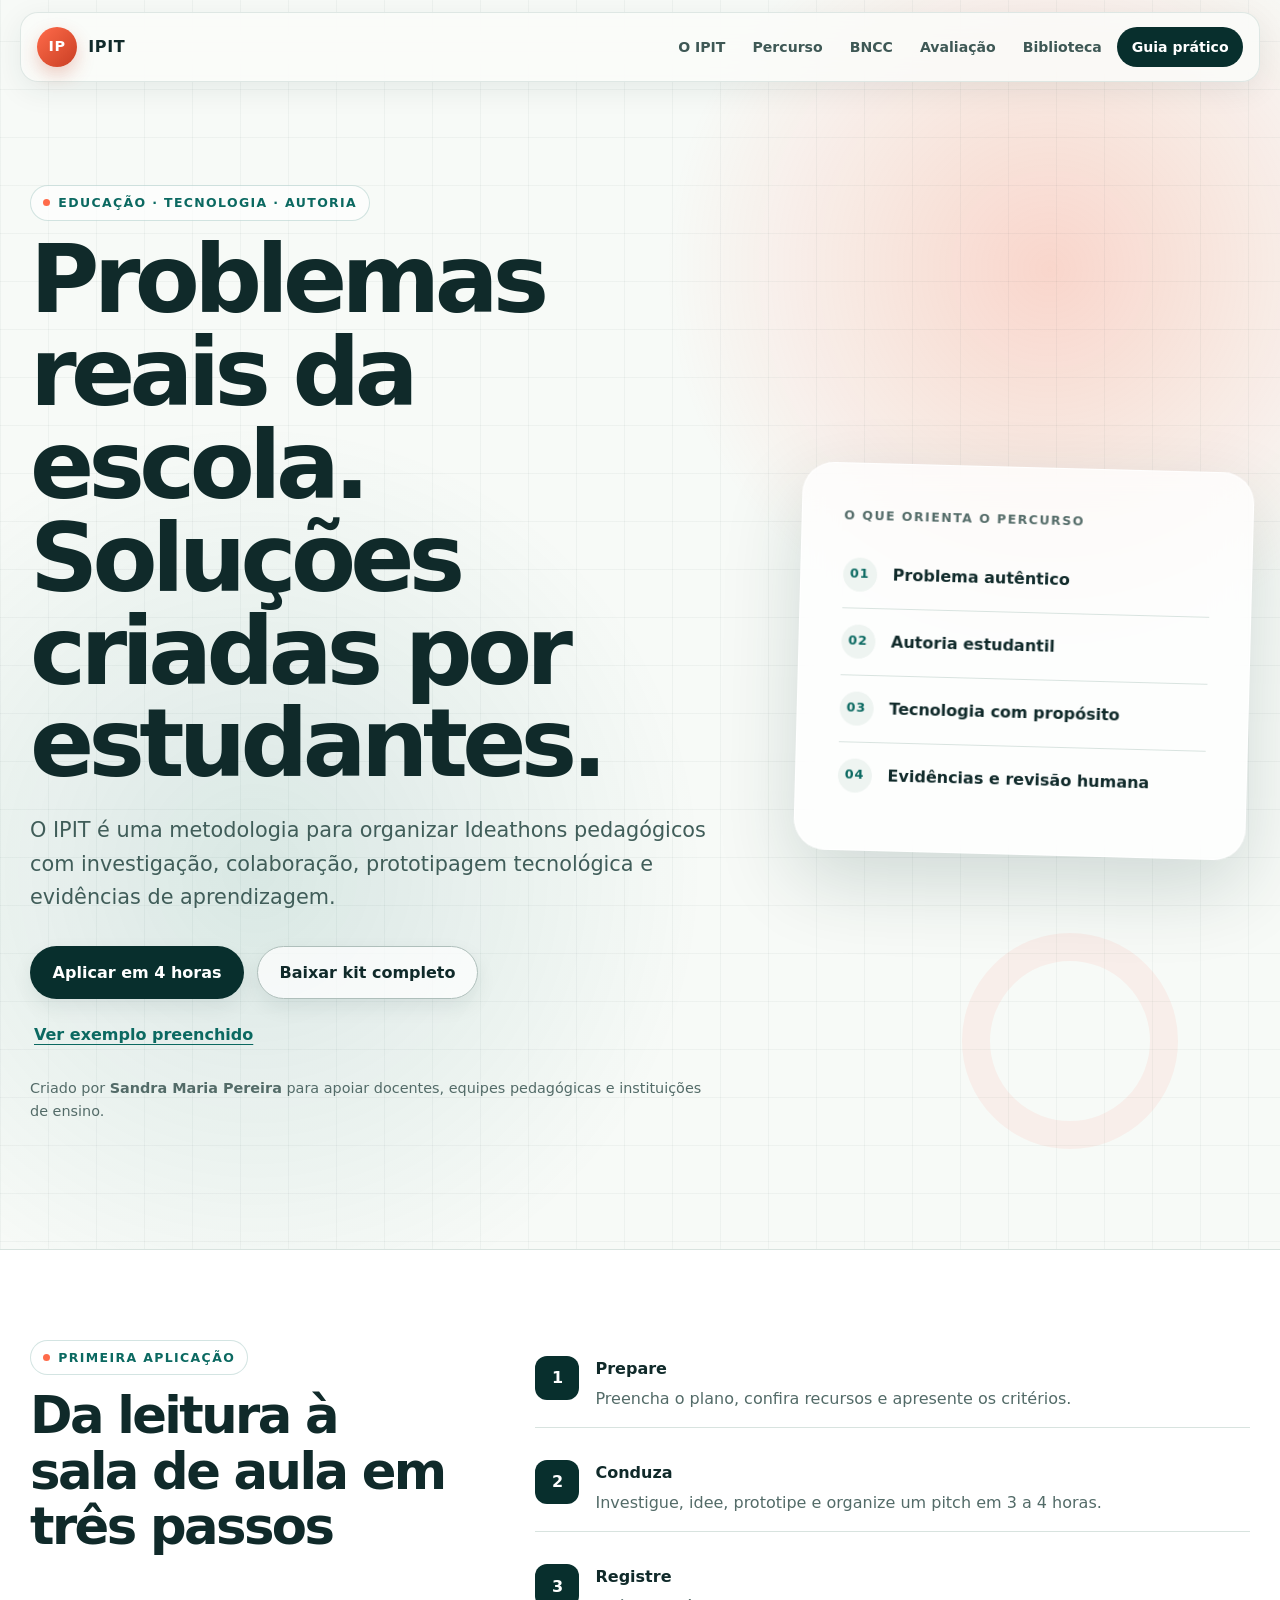
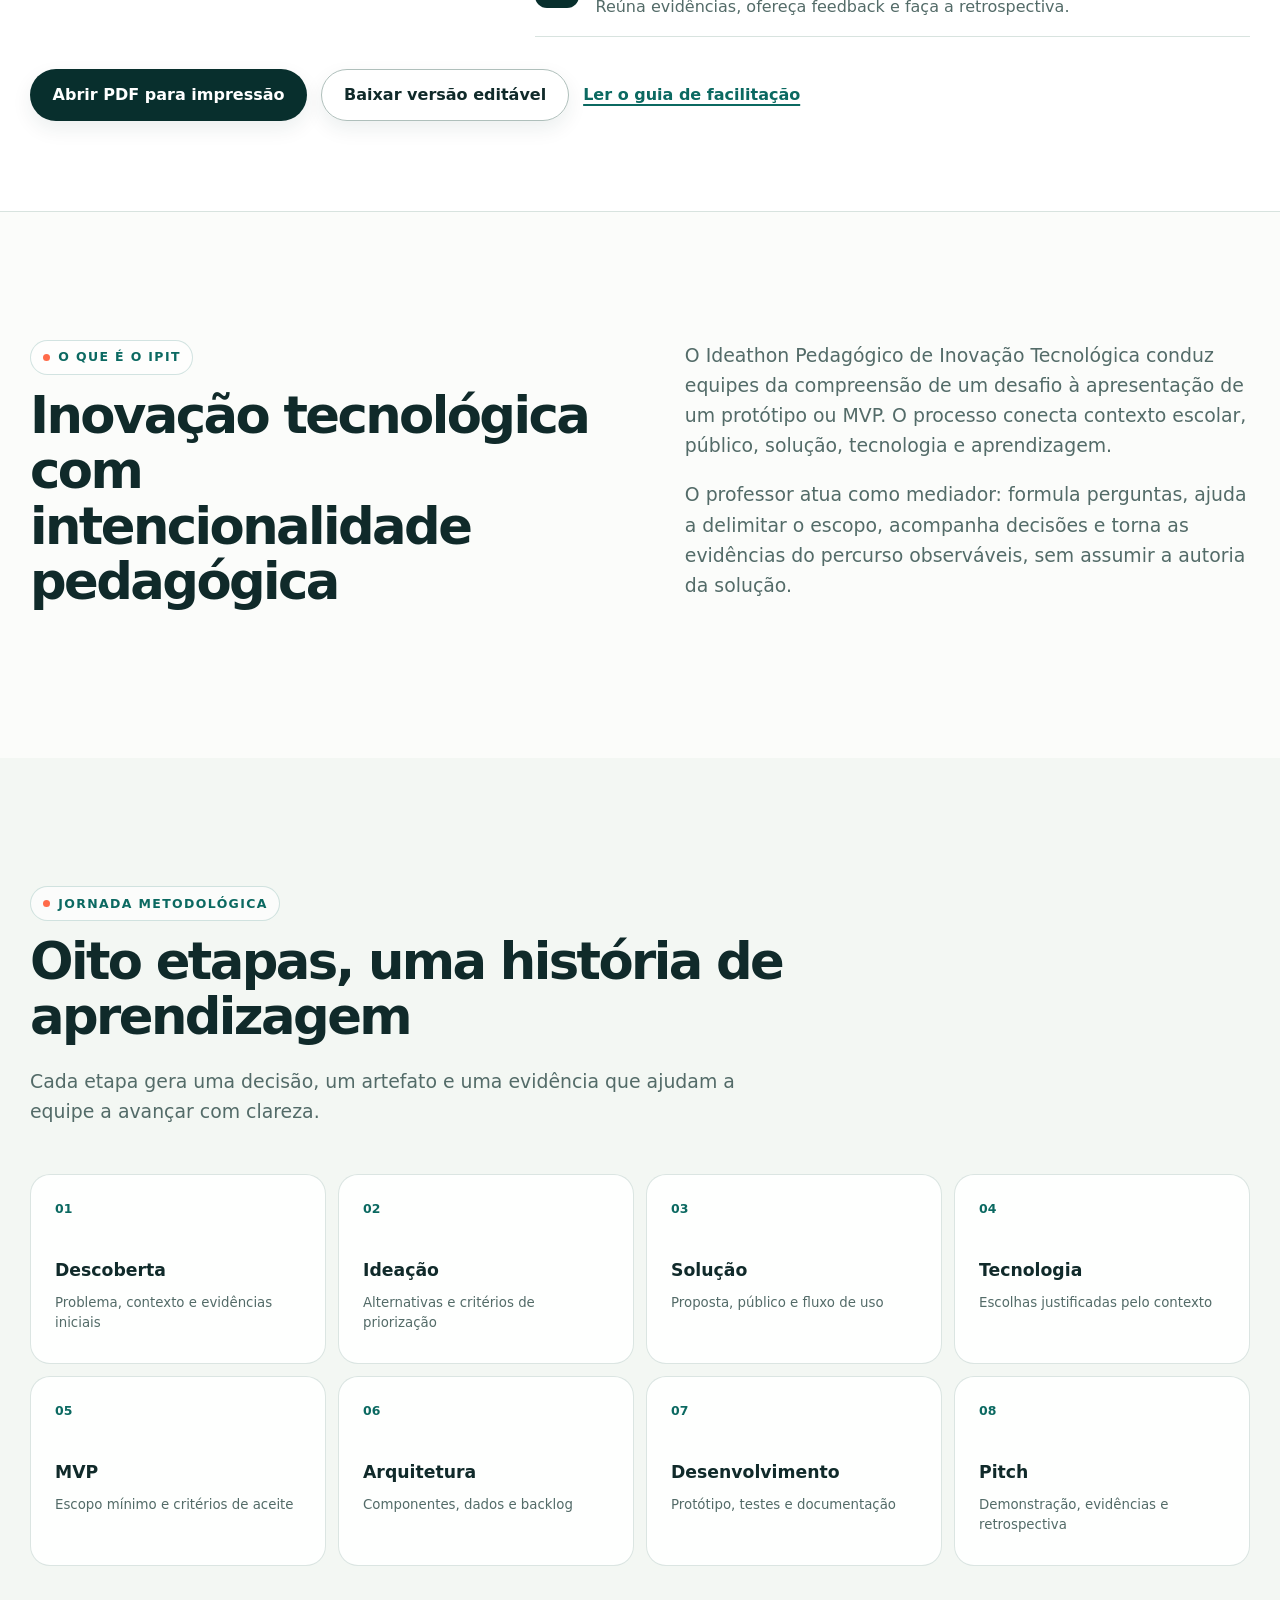
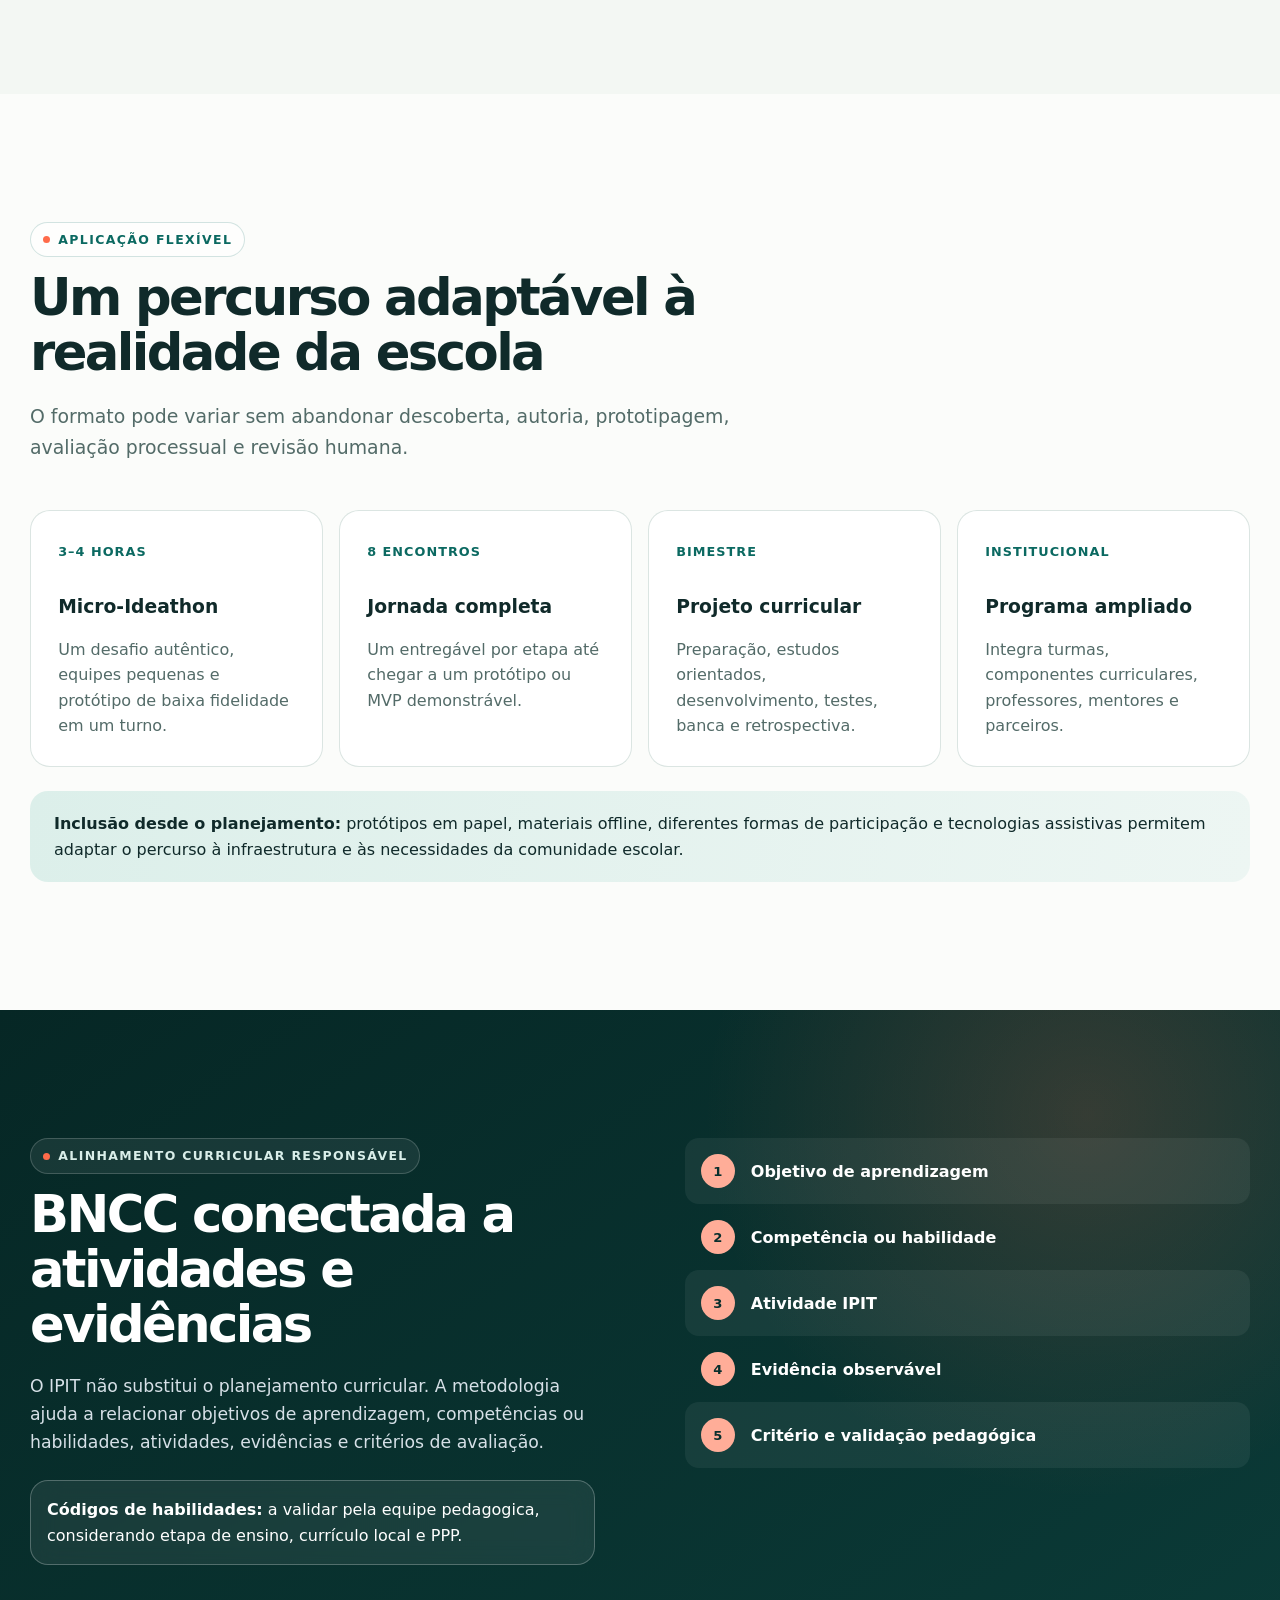
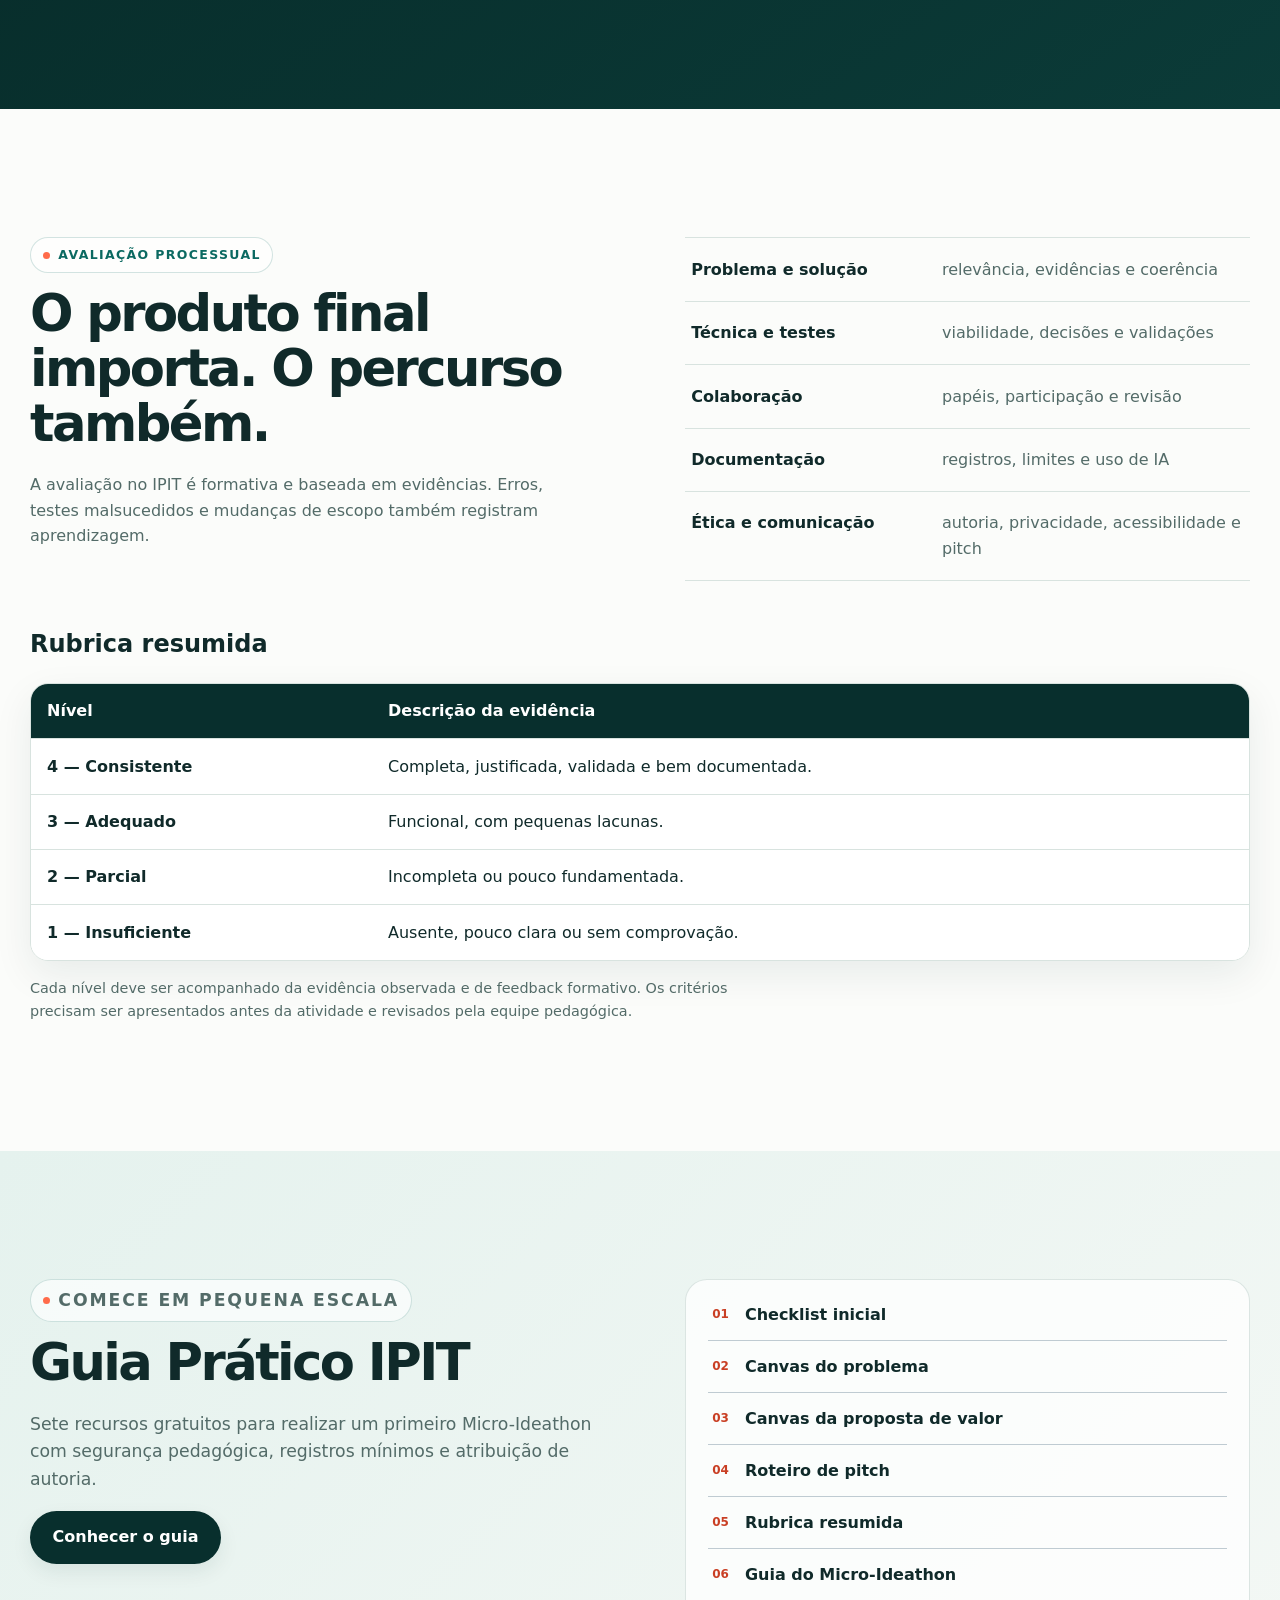
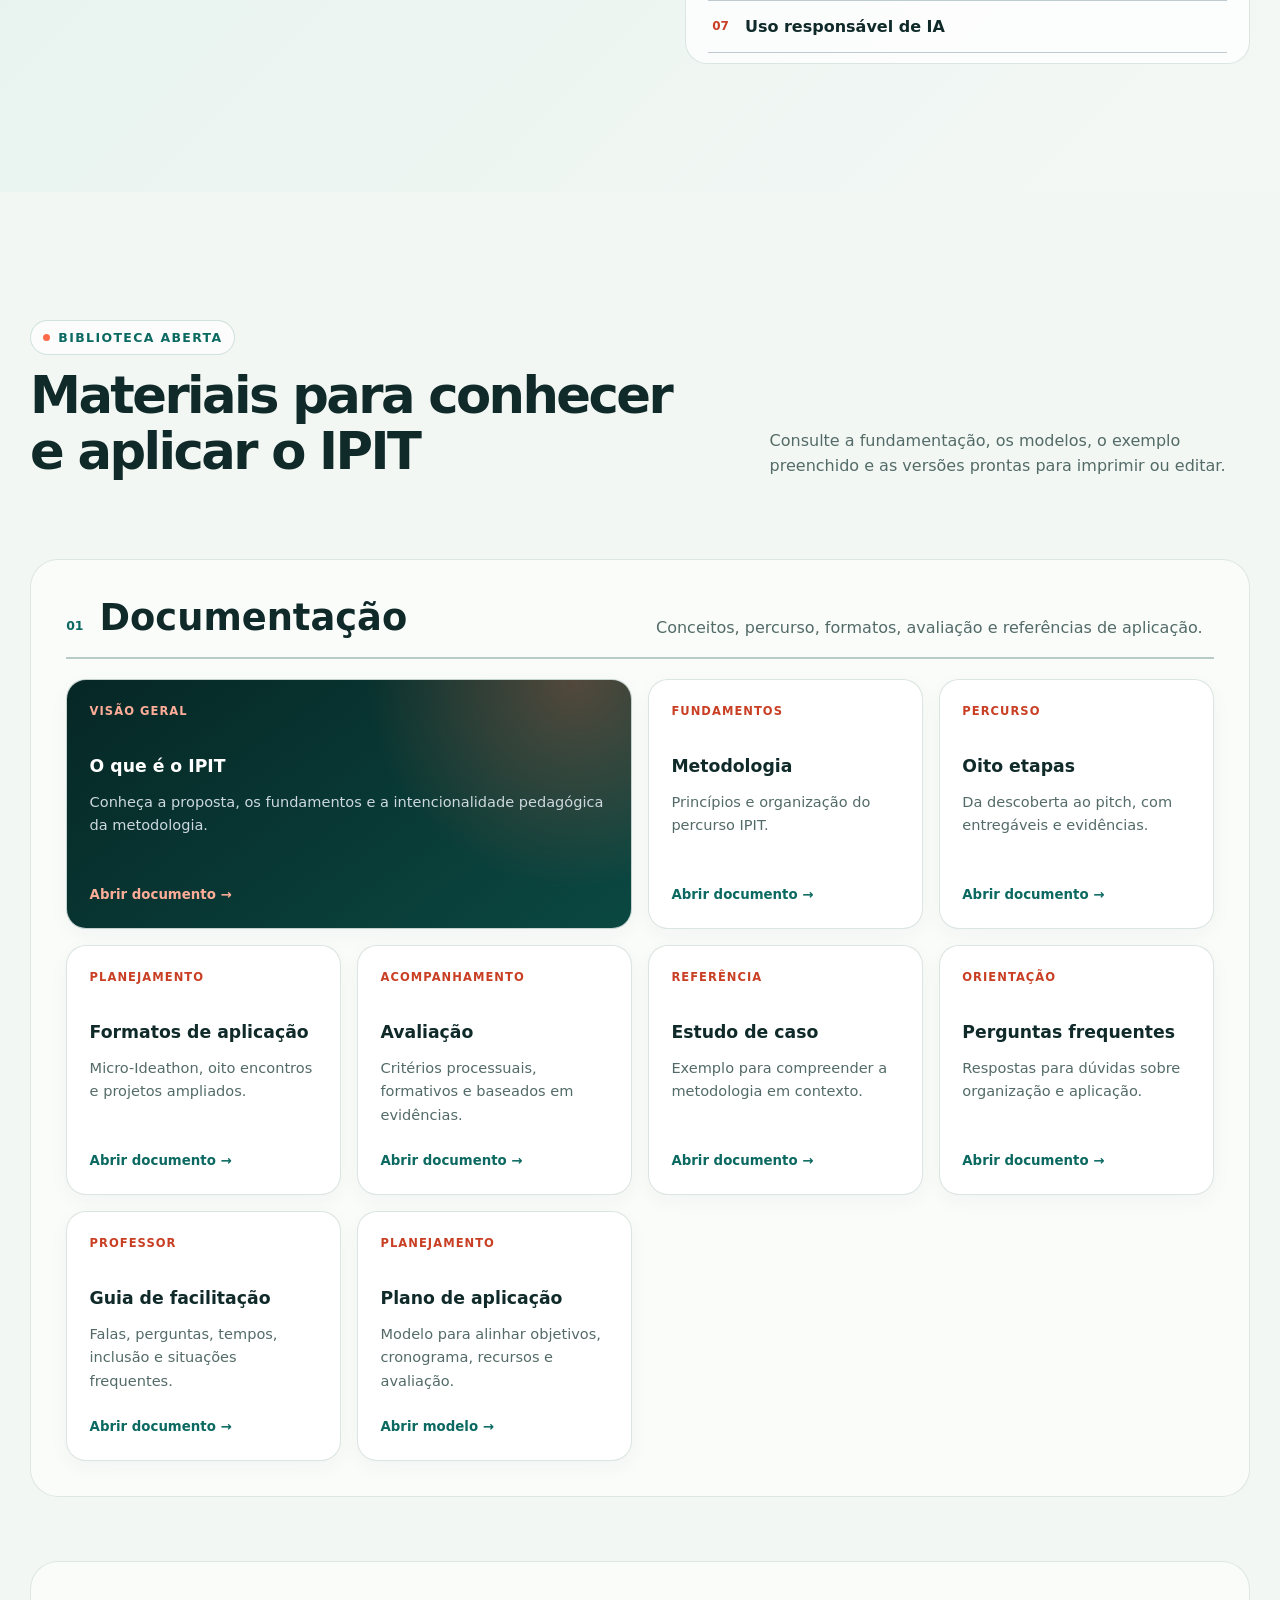
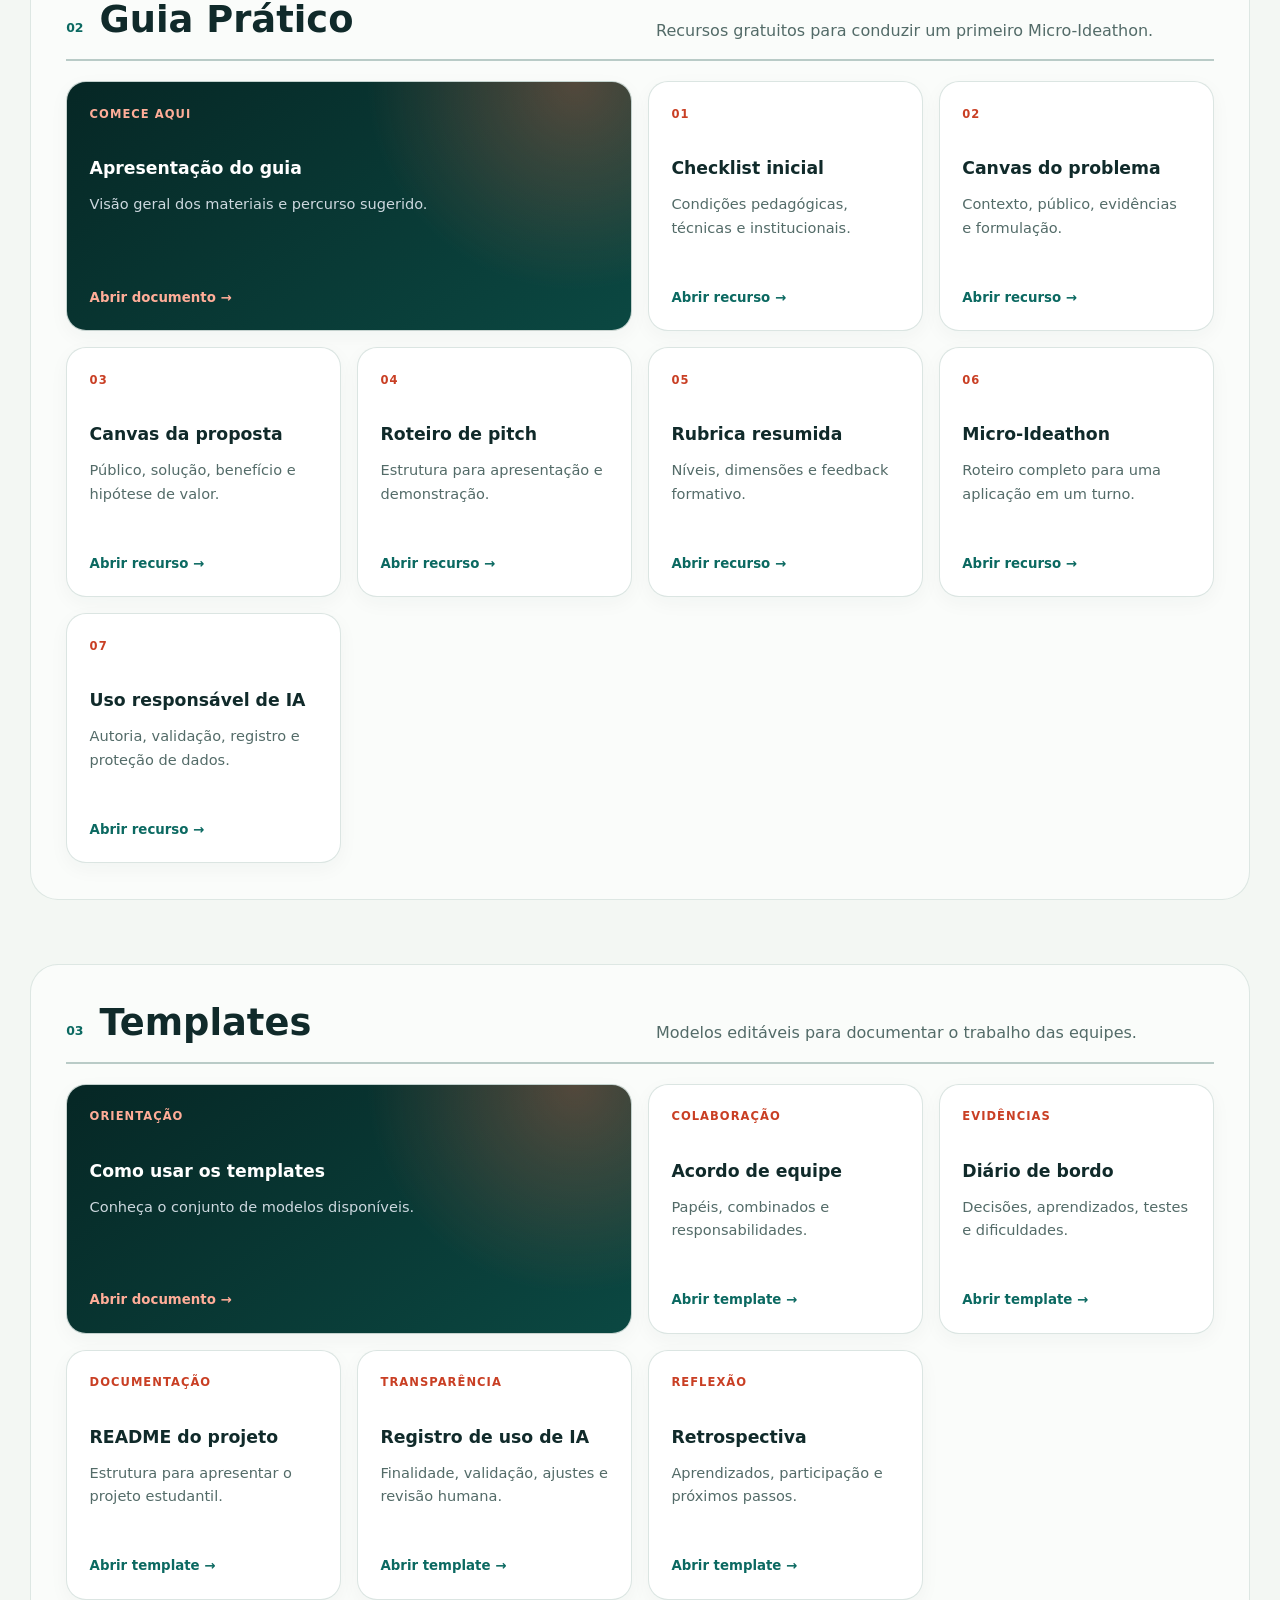
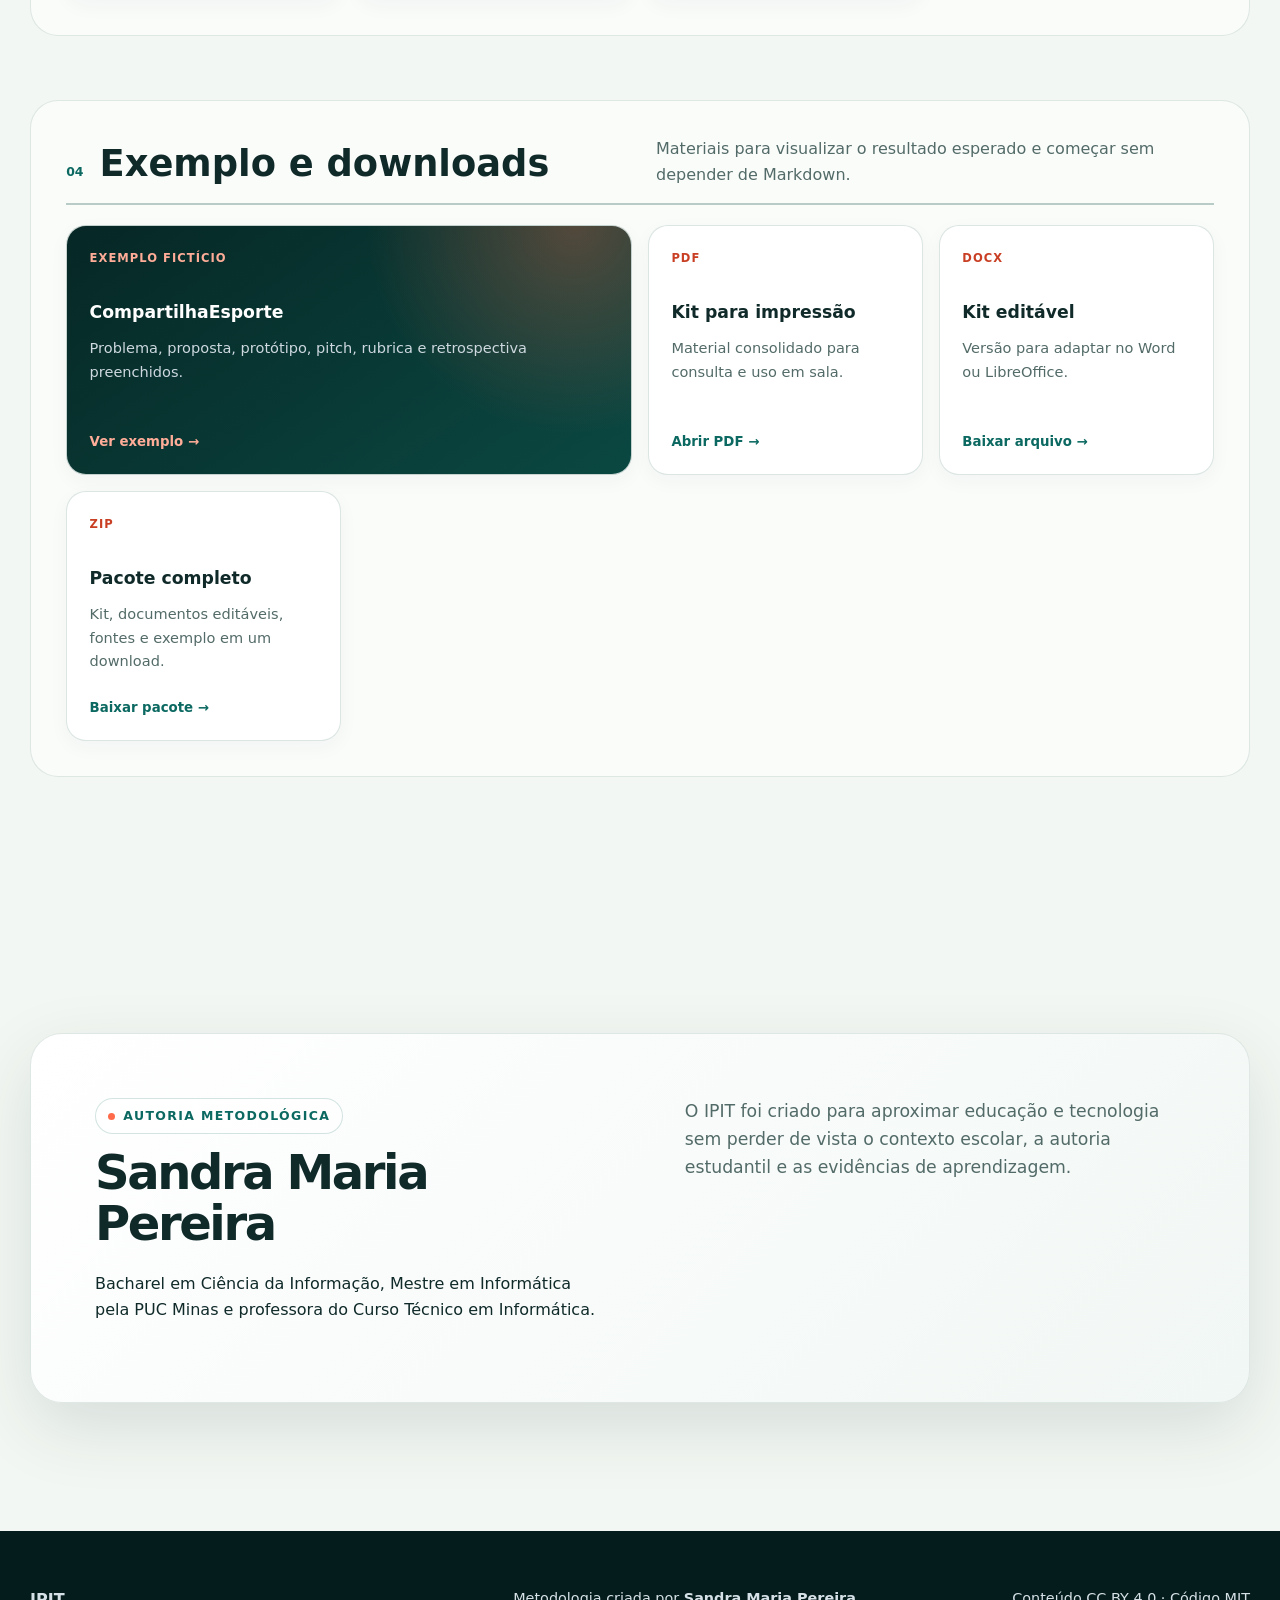
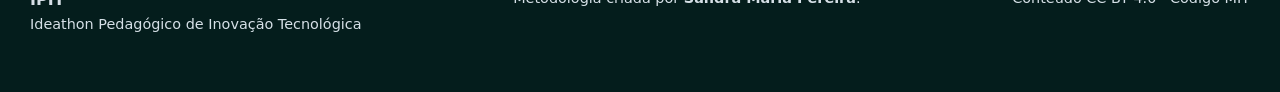
<file: index.html>
<!doctype html>
<html lang="pt-BR">
<head>
  <meta charset="utf-8">
  <meta name="viewport" content="width=device-width, initial-scale=1">
  <meta name="description" content="Conheça o IPIT, metodologia criada por Sandra Maria Pereira para transformar problemas reais da escola em projetos tecnológicos com intencionalidade pedagógica.">
  <title>IPIT | Ideathon Pedagógico de Inovação Tecnológica</title>
  <link rel="stylesheet" href="styles.css">
  <script src="script.js" defer></script>
</head>
<body>
  <a class="skip-link" href="#conteudo">Ir para o conteúdo</a>
  <header class="site-header">
    <div class="container header-content">
      <a class="brand" href="#inicio" aria-label="IPIT — página inicial"><span class="brand-mark" aria-hidden="true">IP</span><span>IPIT</span></a>
      <button class="menu-toggle" type="button" aria-expanded="false" aria-controls="menu-principal"><span aria-hidden="true">☰</span><span>Menu</span></button>
      <nav id="menu-principal" aria-label="Navegação principal">
        <a href="#sobre">O IPIT</a><a href="#percurso">Percurso</a><a href="#bncc">BNCC</a><a href="#avaliacao">Avaliação</a><a href="#biblioteca">Biblioteca</a><a class="nav-cta" href="guia.html">Guia prático</a>
      </nav>
    </div>
  </header>

  <main id="conteudo">
    <section class="hero" id="inicio">
      <div class="container hero-grid">
        <div class="hero-copy">
          <p class="eyebrow">Educação · Tecnologia · Autoria</p>
          <h1>Problemas reais da escola. Soluções criadas por estudantes.</h1>
          <p class="hero-text">O IPIT é uma metodologia para organizar Ideathons pedagógicos com investigação, colaboração, prototipagem tecnológica e evidências de aprendizagem.</p>
          <div class="hero-actions"><a class="button button-primary" href="guia.html">Aplicar em 4 horas</a><a class="button button-secondary" href="downloads/Kit-IPIT-Professor.zip" download>Baixar kit completo</a><a class="text-link" href="exemplos/micro-ideathon-exemplo-ficticio/README.md">Ver exemplo preenchido</a></div>
          <p class="trust-note">Criado por <strong>Sandra Maria Pereira</strong> para apoiar docentes, equipes pedagógicas e instituições de ensino.</p>
        </div>
        <aside class="hero-card" aria-label="Princípios do IPIT">
          <p class="card-label">O que orienta o percurso</p>
          <ol><li><span>01</span> Problema autêntico</li><li><span>02</span> Autoria estudantil</li><li><span>03</span> Tecnologia com propósito</li><li><span>04</span> Evidências e revisão humana</li></ol>
        </aside>
      </div>
    </section>

    <section class="quick-start" aria-labelledby="inicio-rapido-titulo">
      <div class="container quick-start-grid">
        <div><p class="eyebrow">Primeira aplicação</p><h2 id="inicio-rapido-titulo">Da leitura à sala de aula em três passos</h2></div>
        <ol class="quick-start-steps"><li><span>1</span><div><strong>Prepare</strong><p>Preencha o plano, confira recursos e apresente os critérios.</p></div></li><li><span>2</span><div><strong>Conduza</strong><p>Investigue, idee, prototipe e organize um pitch em 3 a 4 horas.</p></div></li><li><span>3</span><div><strong>Registre</strong><p>Reúna evidências, ofereça feedback e faça a retrospectiva.</p></div></li></ol>
      </div>
      <div class="container quick-start-actions"><a class="button button-primary" href="downloads/Kit-IPIT-Professor-Impressao.pdf">Abrir PDF para impressão</a><a class="button button-secondary" href="downloads/Kit-IPIT-Professor-Editavel.docx">Baixar versão editável</a><a class="inline-link" href="docs/guia-facilitacao-docente.md">Ler o guia de facilitação</a></div>
    </section>

    <section class="section" id="sobre" aria-labelledby="sobre-titulo">
      <div class="container split-layout">
        <div><p class="eyebrow">O que é o IPIT</p><h2 id="sobre-titulo">Inovação tecnológica com intencionalidade pedagógica</h2></div>
        <div class="section-copy">
          <p>O Ideathon Pedagógico de Inovação Tecnológica conduz equipes da compreensão de um desafio à apresentação de um protótipo ou MVP. O processo conecta contexto escolar, público, solução, tecnologia e aprendizagem.</p>
          <p>O professor atua como mediador: formula perguntas, ajuda a delimitar o escopo, acompanha decisões e torna as evidências do percurso observáveis, sem assumir a autoria da solução.</p>
        </div>
      </div>
    </section>

    <section class="section tinted" id="percurso" aria-labelledby="percurso-titulo">
      <div class="container">
        <div class="section-heading"><p class="eyebrow">Jornada metodológica</p><h2 id="percurso-titulo">Oito etapas, uma história de aprendizagem</h2><p>Cada etapa gera uma decisão, um artefato e uma evidência que ajudam a equipe a avançar com clareza.</p></div>
        <ol class="stage-grid">
          <li><span>01</span><strong>Descoberta</strong><small>Problema, contexto e evidências iniciais</small></li>
          <li><span>02</span><strong>Ideação</strong><small>Alternativas e critérios de priorização</small></li>
          <li><span>03</span><strong>Solução</strong><small>Proposta, público e fluxo de uso</small></li>
          <li><span>04</span><strong>Tecnologia</strong><small>Escolhas justificadas pelo contexto</small></li>
          <li><span>05</span><strong>MVP</strong><small>Escopo mínimo e critérios de aceite</small></li>
          <li><span>06</span><strong>Arquitetura</strong><small>Componentes, dados e backlog</small></li>
          <li><span>07</span><strong>Desenvolvimento</strong><small>Protótipo, testes e documentação</small></li>
          <li><span>08</span><strong>Pitch</strong><small>Demonstração, evidências e retrospectiva</small></li>
        </ol>
      </div>
    </section>

    <section class="section formats-section" aria-labelledby="formatos-titulo">
      <div class="container">
        <div class="section-heading"><p class="eyebrow">Aplicação flexível</p><h2 id="formatos-titulo">Um percurso adaptável à realidade da escola</h2><p>O formato pode variar sem abandonar descoberta, autoria, prototipagem, avaliação processual e revisão humana.</p></div>
        <div class="format-grid">
          <article><span>3–4 horas</span><h3>Micro-Ideathon</h3><p>Um desafio autêntico, equipes pequenas e protótipo de baixa fidelidade em um turno.</p></article>
          <article><span>8 encontros</span><h3>Jornada completa</h3><p>Um entregável por etapa até chegar a um protótipo ou MVP demonstrável.</p></article>
          <article><span>Bimestre</span><h3>Projeto curricular</h3><p>Preparação, estudos orientados, desenvolvimento, testes, banca e retrospectiva.</p></article>
          <article><span>Institucional</span><h3>Programa ampliado</h3><p>Integra turmas, componentes curriculares, professores, mentores e parceiros.</p></article>
        </div>
        <div class="accessibility-band"><strong>Inclusão desde o planejamento:</strong> protótipos em papel, materiais offline, diferentes formas de participação e tecnologias assistivas permitem adaptar o percurso à infraestrutura e às necessidades da comunidade escolar.</div>
      </div>
    </section>

    <section class="section dark-section" id="bncc" aria-labelledby="bncc-titulo">
      <div class="container bncc-grid">
        <div><p class="eyebrow">Alinhamento curricular responsável</p><h2 id="bncc-titulo">BNCC conectada a atividades e evidências</h2><p class="light-copy">O IPIT não substitui o planejamento curricular. A metodologia ajuda a relacionar objetivos de aprendizagem, competências ou habilidades, atividades, evidências e critérios de avaliação.</p><p class="validation-note"><strong>Códigos de habilidades:</strong> a validar pela equipe pedagogica, considerando etapa de ensino, currículo local e PPP.</p></div>
        <ol class="alignment-flow" aria-label="Fluxo de alinhamento curricular"><li><span>1</span>Objetivo de aprendizagem</li><li><span>2</span>Competência ou habilidade</li><li><span>3</span>Atividade IPIT</li><li><span>4</span>Evidência observável</li><li><span>5</span>Critério e validação pedagógica</li></ol>
      </div>
    </section>

    <section class="section" id="avaliacao" aria-labelledby="avaliacao-titulo">
      <div class="container evaluation-grid">
        <div><p class="eyebrow">Avaliação processual</p><h2 id="avaliacao-titulo">O produto final importa. O percurso também.</h2><p class="lead-muted">A avaliação no IPIT é formativa e baseada em evidências. Erros, testes malsucedidos e mudanças de escopo também registram aprendizagem.</p></div>
        <div class="evidence-list" aria-label="Dimensões de avaliação">
          <article><strong>Problema e solução</strong><span>relevância, evidências e coerência</span></article><article><strong>Técnica e testes</strong><span>viabilidade, decisões e validações</span></article><article><strong>Colaboração</strong><span>papéis, participação e revisão</span></article><article><strong>Documentação</strong><span>registros, limites e uso de IA</span></article><article><strong>Ética e comunicação</strong><span>autoria, privacidade, acessibilidade e pitch</span></article>
        </div>
      </div>
      <div class="container rubric-block" aria-labelledby="rubrica-titulo">
        <h3 id="rubrica-titulo">Rubrica resumida</h3>
        <div class="table-scroll" tabindex="0" role="region" aria-label="Rubrica resumida de avaliação">
          <table>
            <thead><tr><th scope="col">Nível</th><th scope="col">Descrição da evidência</th></tr></thead>
            <tbody><tr><th scope="row">4 — Consistente</th><td>Completa, justificada, validada e bem documentada.</td></tr><tr><th scope="row">3 — Adequado</th><td>Funcional, com pequenas lacunas.</td></tr><tr><th scope="row">2 — Parcial</th><td>Incompleta ou pouco fundamentada.</td></tr><tr><th scope="row">1 — Insuficiente</th><td>Ausente, pouco clara ou sem comprovação.</td></tr></tbody>
          </table>
        </div>
        <p class="rubric-note">Cada nível deve ser acompanhado da evidência observada e de feedback formativo. Os critérios precisam ser apresentados antes da atividade e revisados pela equipe pedagógica.</p>
      </div>
    </section>

    <section class="section kit-section" id="guia" aria-labelledby="guia-titulo">
      <div class="container kit-grid">
        <div><p class="eyebrow">Comece em pequena escala</p><h2 id="guia-titulo">Guia Prático IPIT</h2><p>Sete recursos gratuitos para realizar um primeiro Micro-Ideathon com segurança pedagógica, registros mínimos e atribuição de autoria.</p><a class="button button-primary" href="guia.html">Conhecer o guia</a></div>
        <ul class="resource-list">
          <li><a href="guia.html#recursos"><span>01</span>Checklist inicial</a></li><li><a href="guia.html#recursos"><span>02</span>Canvas do problema</a></li><li><a href="guia.html#recursos"><span>03</span>Canvas da proposta de valor</a></li><li><a href="guia.html#recursos"><span>04</span>Roteiro de pitch</a></li><li><a href="#avaliacao"><span>05</span>Rubrica resumida</a></li><li><a href="guia.html#percurso"><span>06</span>Guia do Micro-Ideathon</a></li><li><a href="guia.html#cuidados"><span>07</span>Uso responsável de IA</a></li>
        </ul>
      </div>
    </section>

    <section class="section library-section" id="biblioteca" aria-labelledby="biblioteca-titulo">
      <div class="container">
        <div class="library-heading">
          <div><p class="eyebrow">Biblioteca aberta</p><h2 id="biblioteca-titulo">Materiais para conhecer e aplicar o IPIT</h2></div>
          <p>Consulte a fundamentação, os modelos, o exemplo preenchido e as versões prontas para imprimir ou editar.</p>
        </div>

        <section class="library-group" aria-labelledby="docs-titulo">
          <div class="library-group-heading"><div><span class="collection-number">01</span><h3 id="docs-titulo">Documentação</h3></div><p>Conceitos, percurso, formatos, avaliação e referências de aplicação.</p></div>
          <div class="document-grid">
            <a class="document-card featured-document" href="docs/o-que-e-o-ipit.md"><span>Visão geral</span><strong>O que é o IPIT</strong><p>Conheça a proposta, os fundamentos e a intencionalidade pedagógica da metodologia.</p><small>Abrir documento →</small></a>
            <a class="document-card" href="docs/metodologia.md"><span>Fundamentos</span><strong>Metodologia</strong><p>Princípios e organização do percurso IPIT.</p><small>Abrir documento →</small></a>
            <a class="document-card" href="docs/oito-etapas.md"><span>Percurso</span><strong>Oito etapas</strong><p>Da descoberta ao pitch, com entregáveis e evidências.</p><small>Abrir documento →</small></a>
            <a class="document-card" href="docs/formatos-de-aplicacao.md"><span>Planejamento</span><strong>Formatos de aplicação</strong><p>Micro-Ideathon, oito encontros e projetos ampliados.</p><small>Abrir documento →</small></a>
            <a class="document-card" href="docs/avaliacao.md"><span>Acompanhamento</span><strong>Avaliação</strong><p>Critérios processuais, formativos e baseados em evidências.</p><small>Abrir documento →</small></a>
            <a class="document-card" href="docs/estudo-de-caso.md"><span>Referência</span><strong>Estudo de caso</strong><p>Exemplo para compreender a metodologia em contexto.</p><small>Abrir documento →</small></a>
            <a class="document-card" href="docs/faq.md"><span>Orientação</span><strong>Perguntas frequentes</strong><p>Respostas para dúvidas sobre organização e aplicação.</p><small>Abrir documento →</small></a>
            <a class="document-card" href="docs/guia-facilitacao-docente.md"><span>Professor</span><strong>Guia de facilitação</strong><p>Falas, perguntas, tempos, inclusão e situações frequentes.</p><small>Abrir documento →</small></a>
            <a class="document-card" href="docs/plano-de-aplicacao.md"><span>Planejamento</span><strong>Plano de aplicação</strong><p>Modelo para alinhar objetivos, cronograma, recursos e avaliação.</p><small>Abrir modelo →</small></a>
          </div>
        </section>

        <section class="library-group" aria-labelledby="kit-titulo">
          <div class="library-group-heading"><div><span class="collection-number">02</span><h3 id="kit-titulo">Guia Prático</h3></div><p>Recursos gratuitos para conduzir um primeiro Micro-Ideathon.</p></div>
          <div class="document-grid compact-documents">
            <a class="document-card featured-document" href="kit-gratuito/README.md"><span>Comece aqui</span><strong>Apresentação do guia</strong><p>Visão geral dos materiais e percurso sugerido.</p><small>Abrir documento →</small></a>
            <a class="document-card" href="kit-gratuito/01-checklist-inicial.md"><span>01</span><strong>Checklist inicial</strong><p>Condições pedagógicas, técnicas e institucionais.</p><small>Abrir recurso →</small></a>
            <a class="document-card" href="kit-gratuito/02-canvas-problema.md"><span>02</span><strong>Canvas do problema</strong><p>Contexto, público, evidências e formulação.</p><small>Abrir recurso →</small></a>
            <a class="document-card" href="kit-gratuito/03-canvas-proposta-de-valor.md"><span>03</span><strong>Canvas da proposta</strong><p>Público, solução, benefício e hipótese de valor.</p><small>Abrir recurso →</small></a>
            <a class="document-card" href="kit-gratuito/04-roteiro-pitch.md"><span>04</span><strong>Roteiro de pitch</strong><p>Estrutura para apresentação e demonstração.</p><small>Abrir recurso →</small></a>
            <a class="document-card" href="kit-gratuito/05-rubrica-resumida.md"><span>05</span><strong>Rubrica resumida</strong><p>Níveis, dimensões e feedback formativo.</p><small>Abrir recurso →</small></a>
            <a class="document-card" href="kit-gratuito/06-guia-micro-ideathon.md"><span>06</span><strong>Micro-Ideathon</strong><p>Roteiro completo para uma aplicação em um turno.</p><small>Abrir recurso →</small></a>
            <a class="document-card" href="kit-gratuito/07-guia-uso-responsavel-ia.md"><span>07</span><strong>Uso responsável de IA</strong><p>Autoria, validação, registro e proteção de dados.</p><small>Abrir recurso →</small></a>
          </div>
        </section>

        <section class="library-group" aria-labelledby="templates-titulo">
          <div class="library-group-heading"><div><span class="collection-number">03</span><h3 id="templates-titulo">Templates</h3></div><p>Modelos editáveis para documentar o trabalho das equipes.</p></div>
          <div class="document-grid template-documents">
            <a class="document-card featured-document" href="templates/README.md"><span>Orientação</span><strong>Como usar os templates</strong><p>Conheça o conjunto de modelos disponíveis.</p><small>Abrir documento →</small></a>
            <a class="document-card" href="templates/acordo-de-equipe.md"><span>Colaboração</span><strong>Acordo de equipe</strong><p>Papéis, combinados e responsabilidades.</p><small>Abrir template →</small></a>
            <a class="document-card" href="templates/diario-de-bordo.md"><span>Evidências</span><strong>Diário de bordo</strong><p>Decisões, aprendizados, testes e dificuldades.</p><small>Abrir template →</small></a>
            <a class="document-card" href="templates/README-projeto-estudantil.md"><span>Documentação</span><strong>README do projeto</strong><p>Estrutura para apresentar o projeto estudantil.</p><small>Abrir template →</small></a>
            <a class="document-card" href="templates/registro-de-uso-de-ia.md"><span>Transparência</span><strong>Registro de uso de IA</strong><p>Finalidade, validação, ajustes e revisão humana.</p><small>Abrir template →</small></a>
            <a class="document-card" href="templates/retrospectiva-da-equipe.md"><span>Reflexão</span><strong>Retrospectiva</strong><p>Aprendizados, participação e próximos passos.</p><small>Abrir template →</small></a>
          </div>
        </section>

        <section class="library-group" aria-labelledby="exemplos-titulo">
          <div class="library-group-heading"><div><span class="collection-number">04</span><h3 id="exemplos-titulo">Exemplo e downloads</h3></div><p>Materiais para visualizar o resultado esperado e começar sem depender de Markdown.</p></div>
          <div class="document-grid compact-documents">
            <a class="document-card featured-document" href="exemplos/micro-ideathon-exemplo-ficticio/README.md"><span>Exemplo fictício</span><strong>CompartilhaEsporte</strong><p>Problema, proposta, protótipo, pitch, rubrica e retrospectiva preenchidos.</p><small>Ver exemplo →</small></a>
            <a class="document-card" href="downloads/Kit-IPIT-Professor-Impressao.pdf"><span>PDF</span><strong>Kit para impressão</strong><p>Material consolidado para consulta e uso em sala.</p><small>Abrir PDF →</small></a>
            <a class="document-card" href="downloads/Kit-IPIT-Professor-Editavel.docx"><span>DOCX</span><strong>Kit editável</strong><p>Versão para adaptar no Word ou LibreOffice.</p><small>Baixar arquivo →</small></a>
            <a class="document-card" href="downloads/Kit-IPIT-Professor.zip" download><span>ZIP</span><strong>Pacote completo</strong><p>Kit, documentos editáveis, fontes e exemplo em um download.</p><small>Baixar pacote →</small></a>
          </div>
        </section>
      </div>
    </section>

    <section class="section authorship-section" aria-labelledby="autoria-titulo">
      <div class="container authorship-card"><div><p class="eyebrow">Autoria metodológica</p><h2 id="autoria-titulo">Sandra Maria Pereira</h2><p>Bacharel em Ciência da Informação, Mestre em Informática pela PUC Minas e professora do Curso Técnico em Informática.</p></div><p>O IPIT foi criado para aproximar educação e tecnologia sem perder de vista o contexto escolar, a autoria estudantil e as evidências de aprendizagem.</p></div>
    </section>
  </main>

  <footer class="site-footer"><div class="container footer-content"><div><strong>IPIT</strong><p>Ideathon Pedagógico de Inovação Tecnológica</p></div><p>Metodologia criada por <strong>Sandra Maria Pereira</strong>.</p><p>Conteúdo CC BY 4.0 · Código MIT</p></div></footer>
</body>
</html>
</file>
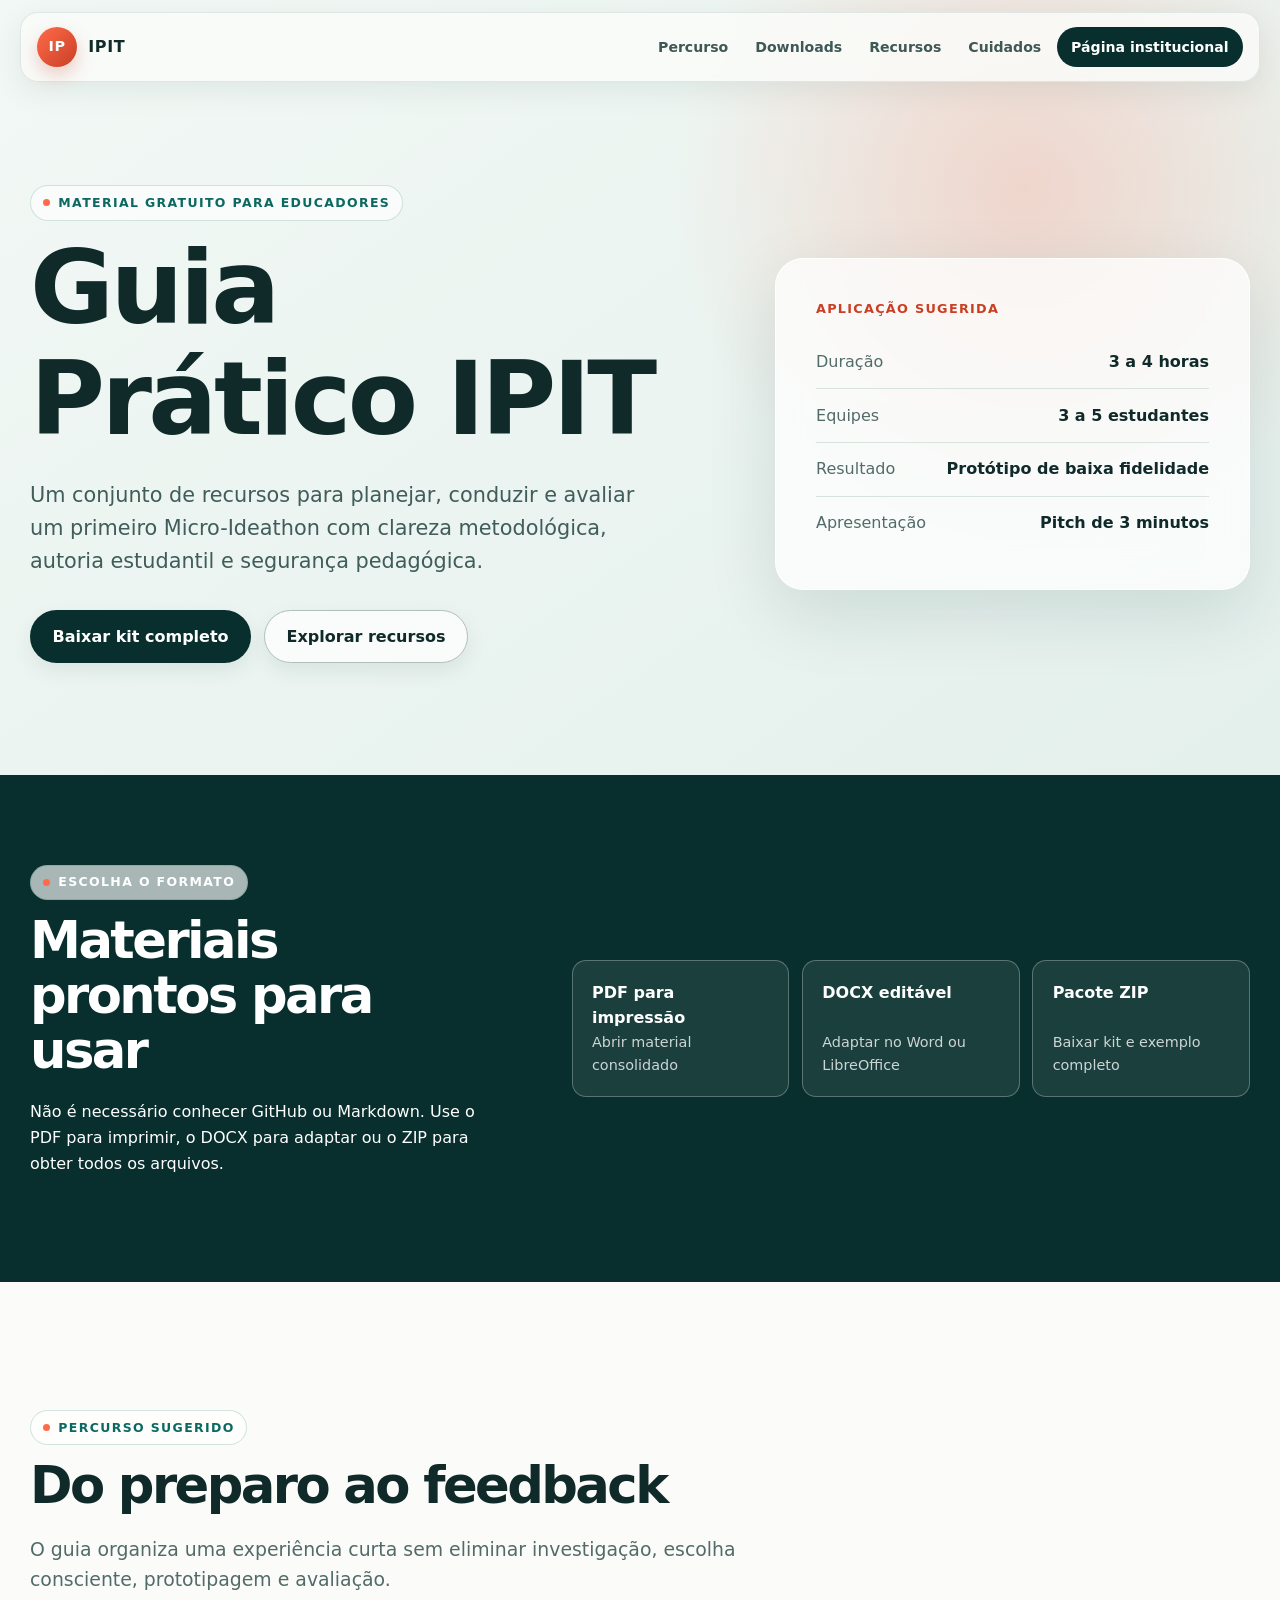
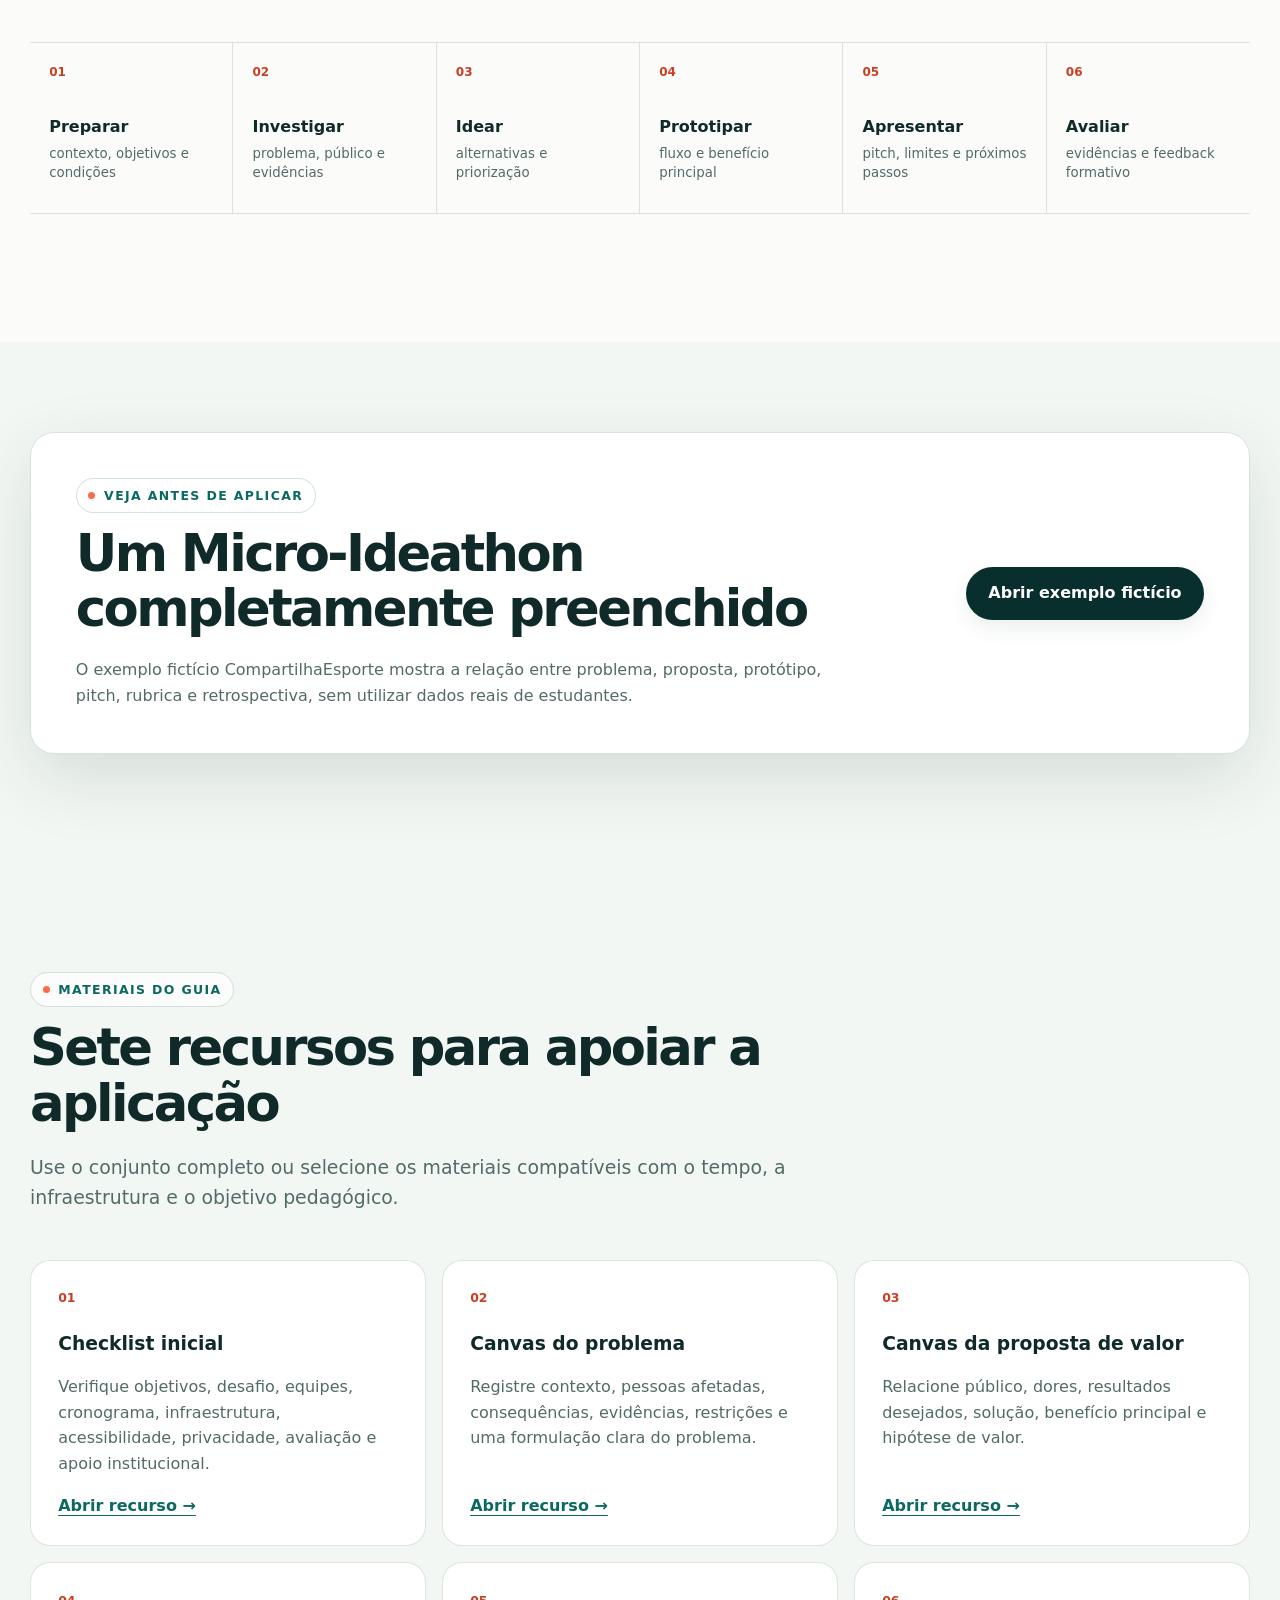
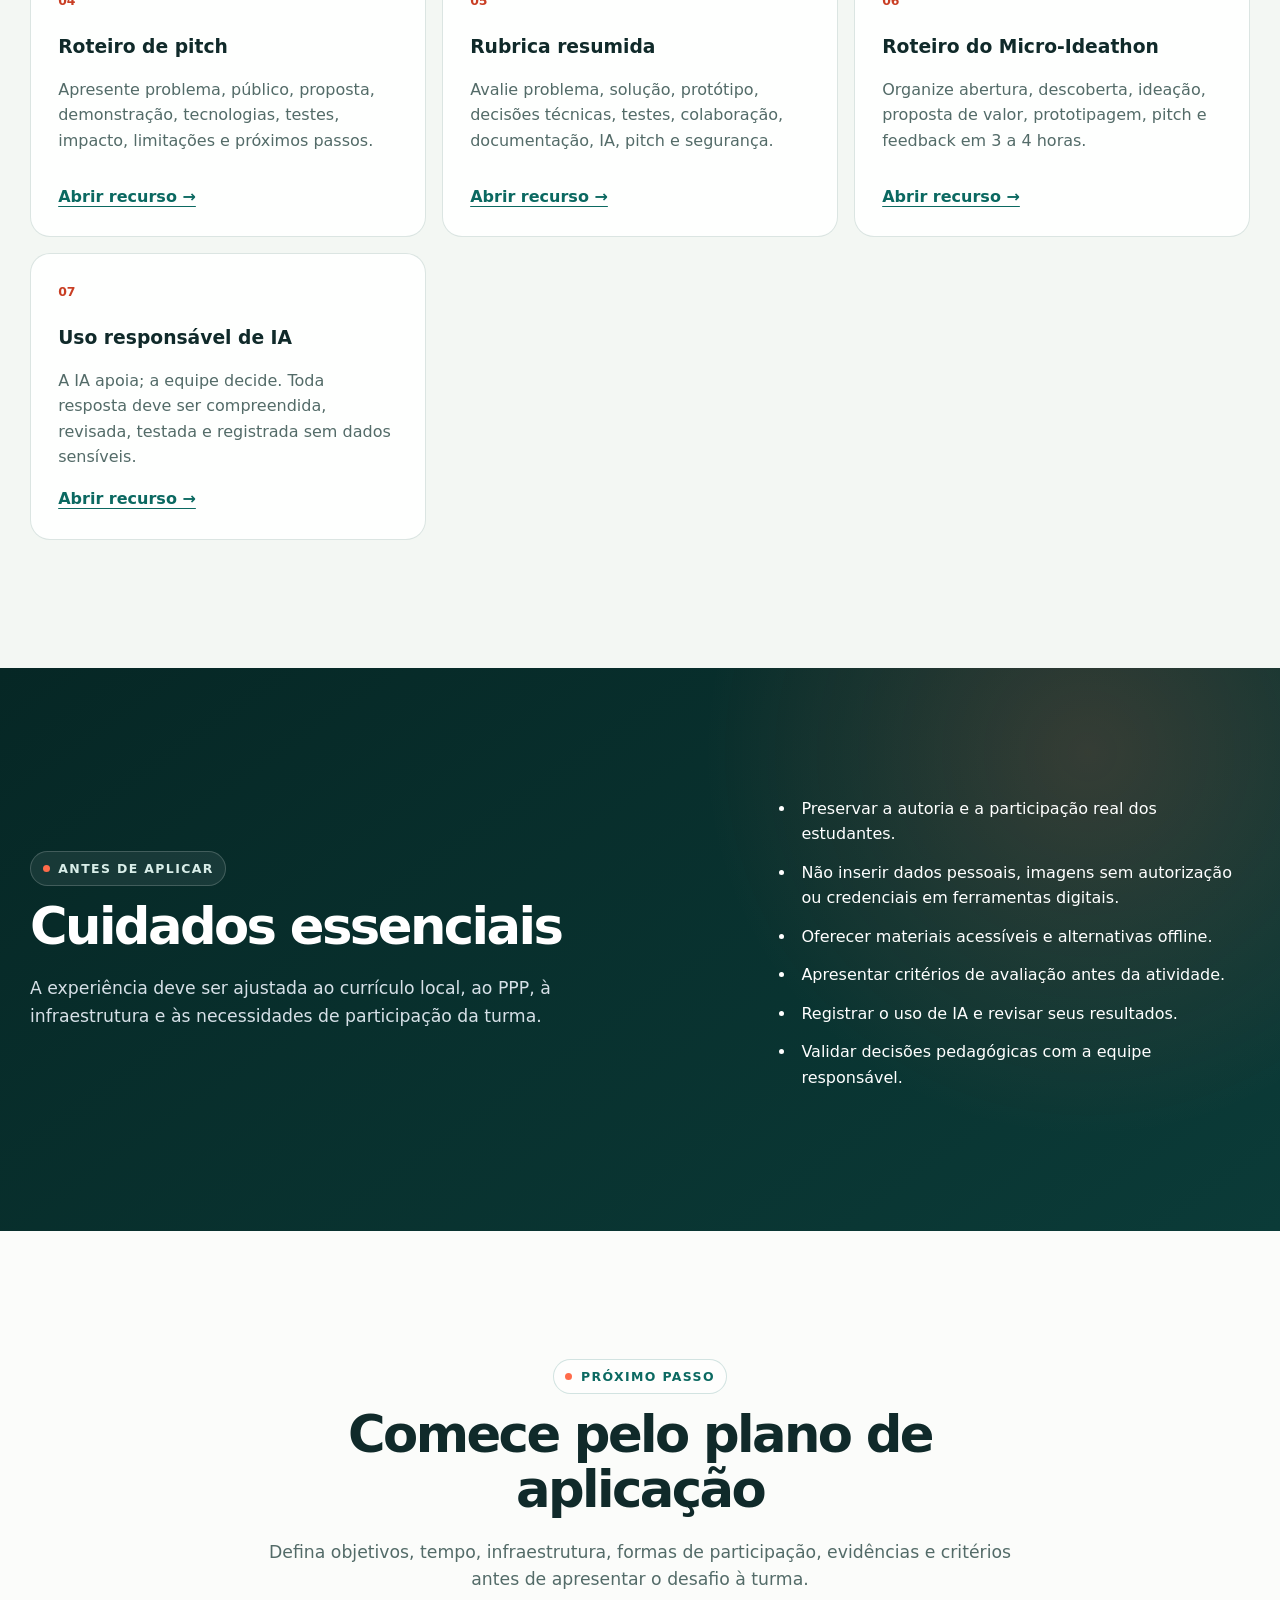
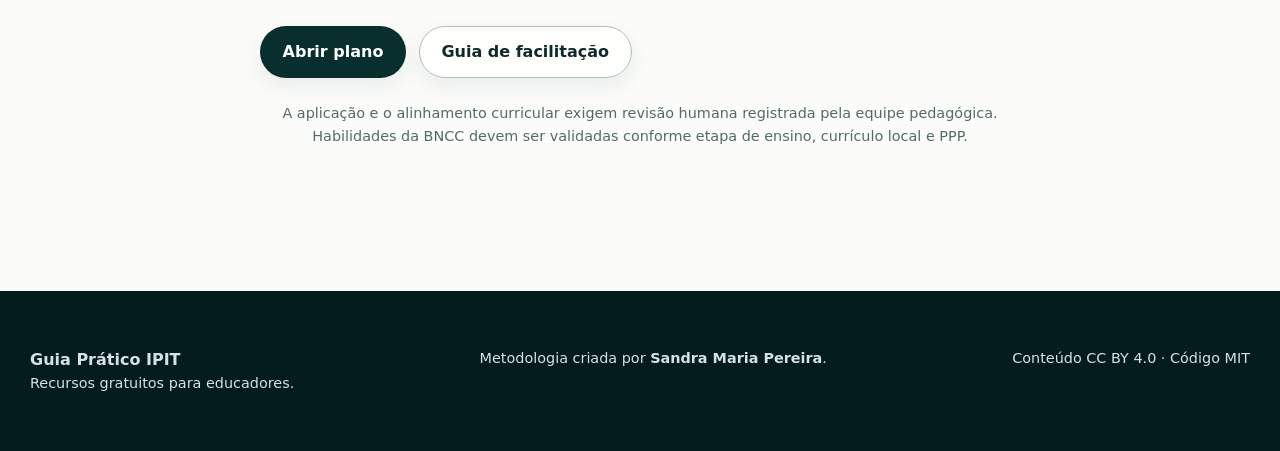
<file: guia.html>
<!doctype html>
<html lang="pt-BR">
<head>
  <meta charset="utf-8">
  <meta name="viewport" content="width=device-width, initial-scale=1">
  <meta name="description" content="Guia Prático IPIT: recursos gratuitos para professores realizarem um primeiro Micro-Ideathon com segurança pedagógica.">
  <title>Guia Prático IPIT | Recursos para professores</title>
  <link rel="stylesheet" href="styles.css">
  <script src="script.js" defer></script>
</head>
<body>
  <a class="skip-link" href="#conteudo">Ir para o conteúdo</a>
  <header class="site-header">
    <div class="container header-content">
      <a class="brand" href="index.html" aria-label="IPIT — voltar à página institucional"><span class="brand-mark" aria-hidden="true">IP</span><span>IPIT</span></a>
      <button class="menu-toggle" type="button" aria-expanded="false" aria-controls="menu-principal"><span aria-hidden="true">☰</span><span>Menu</span></button>
      <nav id="menu-principal" aria-label="Navegação do guia"><a href="#percurso">Percurso</a><a href="#downloads">Downloads</a><a href="#recursos">Recursos</a><a href="#cuidados">Cuidados</a><a class="nav-cta" href="index.html">Página institucional</a></nav>
    </div>
  </header>

  <main id="conteudo">
    <section class="guide-hero">
      <div class="container guide-hero-grid">
        <div>
          <p class="eyebrow">Material gratuito para educadores</p>
          <h1>Guia Prático IPIT</h1>
          <p class="hero-text">Um conjunto de recursos para planejar, conduzir e avaliar um primeiro Micro-Ideathon com clareza metodológica, autoria estudantil e segurança pedagógica.</p>
          <div class="hero-actions"><a class="button button-primary" href="downloads/Kit-IPIT-Professor.zip" download>Baixar kit completo</a><a class="button button-secondary" href="#recursos">Explorar recursos</a></div>
        </div>
        <aside class="guide-summary" aria-label="Resumo do guia"><strong>Aplicação sugerida</strong><dl><div><dt>Duração</dt><dd>3 a 4 horas</dd></div><div><dt>Equipes</dt><dd>3 a 5 estudantes</dd></div><div><dt>Resultado</dt><dd>Protótipo de baixa fidelidade</dd></div><div><dt>Apresentação</dt><dd>Pitch de 3 minutos</dd></div></dl></aside>
      </div>
    </section>

    <section class="download-section" id="downloads" aria-labelledby="downloads-titulo">
      <div class="container download-panel">
        <div><p class="eyebrow">Escolha o formato</p><h2 id="downloads-titulo">Materiais prontos para usar</h2><p>Não é necessário conhecer GitHub ou Markdown. Use o PDF para imprimir, o DOCX para adaptar ou o ZIP para obter todos os arquivos.</p></div>
        <div class="download-actions"><a href="downloads/Kit-IPIT-Professor-Impressao.pdf"><strong>PDF para impressão</strong><span>Abrir material consolidado</span></a><a href="downloads/Kit-IPIT-Professor-Editavel.docx"><strong>DOCX editável</strong><span>Adaptar no Word ou LibreOffice</span></a><a href="downloads/Kit-IPIT-Professor.zip" download><strong>Pacote ZIP</strong><span>Baixar kit e exemplo completo</span></a></div>
      </div>
    </section>

    <section class="section" id="percurso" aria-labelledby="percurso-guia-titulo">
      <div class="container">
        <div class="section-heading"><p class="eyebrow">Percurso sugerido</p><h2 id="percurso-guia-titulo">Do preparo ao feedback</h2><p>O guia organiza uma experiência curta sem eliminar investigação, escolha consciente, prototipagem e avaliação.</p></div>
        <ol class="guide-steps"><li><span>01</span><strong>Preparar</strong><small>contexto, objetivos e condições</small></li><li><span>02</span><strong>Investigar</strong><small>problema, público e evidências</small></li><li><span>03</span><strong>Idear</strong><small>alternativas e priorização</small></li><li><span>04</span><strong>Prototipar</strong><small>fluxo e benefício principal</small></li><li><span>05</span><strong>Apresentar</strong><small>pitch, limites e próximos passos</small></li><li><span>06</span><strong>Avaliar</strong><small>evidências e feedback formativo</small></li></ol>
      </div>
    </section>

    <section class="example-section" aria-labelledby="exemplo-titulo"><div class="container example-band"><div><p class="eyebrow">Veja antes de aplicar</p><h2 id="exemplo-titulo">Um Micro-Ideathon completamente preenchido</h2><p>O exemplo fictício CompartilhaEsporte mostra a relação entre problema, proposta, protótipo, pitch, rubrica e retrospectiva, sem utilizar dados reais de estudantes.</p></div><a class="button button-primary" href="exemplos/micro-ideathon-exemplo-ficticio/README.md">Abrir exemplo fictício</a></div></section>

    <section class="section tinted" id="recursos" aria-labelledby="recursos-titulo">
      <div class="container">
        <div class="section-heading"><p class="eyebrow">Materiais do guia</p><h2 id="recursos-titulo">Sete recursos para apoiar a aplicação</h2><p>Use o conjunto completo ou selecione os materiais compatíveis com o tempo, a infraestrutura e o objetivo pedagógico.</p></div>
        <div class="guide-resource-grid">
          <article><span>01</span><h3>Checklist inicial</h3><p>Verifique objetivos, desafio, equipes, cronograma, infraestrutura, acessibilidade, privacidade, avaliação e apoio institucional.</p><a href="kit-gratuito/01-checklist-inicial.md" aria-label="Abrir arquivo do Checklist inicial">Abrir recurso →</a></article>
          <article><span>02</span><h3>Canvas do problema</h3><p>Registre contexto, pessoas afetadas, consequências, evidências, restrições e uma formulação clara do problema.</p><a href="kit-gratuito/02-canvas-problema.md" aria-label="Abrir arquivo do Canvas do problema">Abrir recurso →</a></article>
          <article><span>03</span><h3>Canvas da proposta de valor</h3><p>Relacione público, dores, resultados desejados, solução, benefício principal e hipótese de valor.</p><a href="kit-gratuito/03-canvas-proposta-de-valor.md" aria-label="Abrir arquivo do Canvas da proposta de valor">Abrir recurso →</a></article>
          <article><span>04</span><h3>Roteiro de pitch</h3><p>Apresente problema, público, proposta, demonstração, tecnologias, testes, impacto, limitações e próximos passos.</p><a href="kit-gratuito/04-roteiro-pitch.md" aria-label="Abrir arquivo do Roteiro de pitch">Abrir recurso →</a></article>
          <article><span>05</span><h3>Rubrica resumida</h3><p>Avalie problema, solução, protótipo, decisões técnicas, testes, colaboração, documentação, IA, pitch e segurança.</p><a href="kit-gratuito/05-rubrica-resumida.md" aria-label="Abrir arquivo da Rubrica resumida">Abrir recurso →</a></article>
          <article><span>06</span><h3>Roteiro do Micro-Ideathon</h3><p>Organize abertura, descoberta, ideação, proposta de valor, prototipagem, pitch e feedback em 3 a 4 horas.</p><a href="kit-gratuito/06-guia-micro-ideathon.md" aria-label="Abrir arquivo do Guia do Micro-Ideathon">Abrir recurso →</a></article>
          <article><span>07</span><h3>Uso responsável de IA</h3><p>A IA apoia; a equipe decide. Toda resposta deve ser compreendida, revisada, testada e registrada sem dados sensíveis.</p><a href="kit-gratuito/07-guia-uso-responsavel-ia.md" aria-label="Abrir arquivo do Guia de uso responsável de IA">Abrir recurso →</a></article>
        </div>
      </div>
    </section>

    <section class="section dark-section" id="cuidados" aria-labelledby="cuidados-titulo">
      <div class="container guide-care-grid">
        <div><p class="eyebrow">Antes de aplicar</p><h2 id="cuidados-titulo">Cuidados essenciais</h2><p class="light-copy">A experiência deve ser ajustada ao currículo local, ao PPP, à infraestrutura e às necessidades de participação da turma.</p></div>
        <ul class="care-list"><li>Preservar a autoria e a participação real dos estudantes.</li><li>Não inserir dados pessoais, imagens sem autorização ou credenciais em ferramentas digitais.</li><li>Oferecer materiais acessíveis e alternativas offline.</li><li>Apresentar critérios de avaliação antes da atividade.</li><li>Registrar o uso de IA e revisar seus resultados.</li><li>Validar decisões pedagógicas com a equipe responsável.</li></ul>
      </div>
    </section>

    <section class="section guide-cta" aria-labelledby="proximo-passo-titulo"><div class="container"><p class="eyebrow">Próximo passo</p><h2 id="proximo-passo-titulo">Comece pelo plano de aplicação</h2><p>Defina objetivos, tempo, infraestrutura, formas de participação, evidências e critérios antes de apresentar o desafio à turma.</p><div class="hero-actions"><a class="button button-primary" href="docs/plano-de-aplicacao.md">Abrir plano</a><a class="button button-secondary" href="docs/guia-facilitacao-docente.md">Guia de facilitação</a></div><p class="review-note">A aplicação e o alinhamento curricular exigem revisão humana registrada pela equipe pedagógica. Habilidades da BNCC devem ser validadas conforme etapa de ensino, currículo local e PPP.</p></div></section>
  </main>

  <footer class="site-footer"><div class="container footer-content"><div><strong>Guia Prático IPIT</strong><p>Recursos gratuitos para educadores.</p></div><p>Metodologia criada por <strong>Sandra Maria Pereira</strong>.</p><p>Conteúdo CC BY 4.0 · Código MIT</p></div></footer>
</body>
</html>
</file>
<file: styles.css>
:root {
  --ink: #13243a;
  --muted: #5c6877;
  --paper: #f7f4ee;
  --white: #ffffff;
  --accent: #db5b3c;
  --accent-dark: #b83f25;
  --blue: #214f72;
  --blue-dark: #0d2639;
  --line: #d9dee3;
  --radius: 18px;
  --shadow: 0 20px 50px rgba(19, 36, 58, 0.12);
  --max-width: 1160px;
}

* {
  box-sizing: border-box;
}

html {
  scroll-behavior: smooth;
}

body {
  margin: 0;
  background: var(--white);
  color: var(--ink);
  font-family: Inter, ui-sans-serif, system-ui, -apple-system, BlinkMacSystemFont, "Segoe UI", sans-serif;
  line-height: 1.6;
}

a {
  color: inherit;
}

img,
svg {
  max-width: 100%;
}

button,
input,
select,
textarea {
  font: inherit;
}

.container {
  width: min(calc(100% - 2rem), var(--max-width));
  margin-inline: auto;
}

.skip-link {
  position: fixed;
  top: 0.75rem;
  left: 0.75rem;
  z-index: 1000;
  transform: translateY(-160%);
  padding: 0.75rem 1rem;
  background: var(--ink);
  color: var(--white);
  border-radius: 8px;
}

.skip-link:focus {
  transform: translateY(0);
}

.site-header {
  position: sticky;
  top: 0;
  z-index: 100;
  border-bottom: 1px solid rgba(217, 222, 227, 0.85);
  background: rgba(255, 255, 255, 0.94);
  backdrop-filter: blur(16px);
}

.header-content,
.footer-content {
  display: flex;
  align-items: center;
  justify-content: space-between;
  gap: 1.5rem;
}

.header-content {
  min-height: 76px;
}

.brand {
  display: inline-flex;
  align-items: center;
  gap: 0.7rem;
  color: var(--ink);
  font-weight: 800;
  letter-spacing: 0.04em;
  text-decoration: none;
}

.brand-mark {
  display: grid;
  width: 42px;
  height: 42px;
  place-items: center;
  border-radius: 12px;
  background: var(--accent);
  color: var(--white);
  font-size: 0.9rem;
}

nav {
  display: flex;
  align-items: center;
  gap: 1.3rem;
}

.menu-toggle {
  display: none;
  min-height: 44px;
  align-items: center;
  gap: 0.5rem;
  padding: 0.55rem 0.8rem;
  border: 1px solid var(--ink);
  border-radius: 9px;
  background: var(--white);
  color: var(--ink);
  font-weight: 750;
  cursor: pointer;
}

nav a {
  color: var(--muted);
  font-size: 0.94rem;
  font-weight: 650;
  text-decoration: none;
}

nav a:hover,
nav a:focus-visible {
  color: var(--accent-dark);
}

.nav-cta {
  padding: 0.55rem 0.9rem;
  border: 1px solid var(--ink);
  border-radius: 999px;
}

.hero {
  position: relative;
  overflow: hidden;
  padding: 7rem 0 6rem;
  background:
    radial-gradient(circle at 87% 10%, rgba(219, 91, 60, 0.2), transparent 26rem),
    linear-gradient(145deg, #f8f5ef 0%, #eef5f7 100%);
}

.hero::after {
  position: absolute;
  right: -6rem;
  bottom: -9rem;
  width: 23rem;
  height: 23rem;
  border: 1px solid rgba(33, 79, 114, 0.24);
  border-radius: 50%;
  content: "";
}

.hero-grid,
.pilot-grid {
  display: grid;
  grid-template-columns: minmax(0, 1.2fr) minmax(320px, 0.8fr);
  align-items: center;
  gap: clamp(2.5rem, 7vw, 6rem);
}

.eyebrow {
  margin: 0 0 0.8rem;
  color: var(--accent-dark);
  font-size: 0.78rem;
  font-weight: 800;
  letter-spacing: 0.15em;
  text-transform: uppercase;
}

h1,
h2,
h3,
p {
  margin-top: 0;
}

h1,
h2 {
  line-height: 1.08;
  letter-spacing: -0.035em;
}

h1 {
  max-width: 790px;
  margin-bottom: 1.5rem;
  font-size: clamp(2.8rem, 7vw, 5.6rem);
}

h2 {
  margin-bottom: 1.3rem;
  font-size: clamp(2rem, 4vw, 3.6rem);
}

h3 {
  line-height: 1.25;
}

.hero-text,
.section-heading > p:last-child,
.section-copy,
.pilot-section > .container > div > p {
  color: var(--muted);
  font-size: clamp(1rem, 2vw, 1.18rem);
}

.hero-text {
  max-width: 680px;
}

.hero-actions {
  display: flex;
  flex-wrap: wrap;
  gap: 0.8rem;
  margin-top: 2rem;
}

.button {
  display: inline-flex;
  min-height: 48px;
  align-items: center;
  justify-content: center;
  padding: 0.78rem 1.2rem;
  border: 1px solid transparent;
  border-radius: 10px;
  font-weight: 750;
  text-decoration: none;
  cursor: pointer;
  transition: transform 160ms ease, background 160ms ease, border-color 160ms ease;
}

.button:hover {
  transform: translateY(-2px);
}

.button:focus-visible,
input:focus-visible,
select:focus-visible,
textarea:focus-visible,
a:focus-visible {
  outline: 3px solid rgba(219, 91, 60, 0.35);
  outline-offset: 3px;
}

.button-primary {
  background: var(--accent-dark);
  color: var(--white);
}

.button-primary:hover {
  background: var(--ink);
}

.button-secondary {
  border-color: var(--ink);
  background: transparent;
  color: var(--ink);
}

.text-link {
  align-self: center;
  padding: 0.65rem 0.25rem;
  color: var(--blue);
  font-weight: 750;
  text-underline-offset: 0.25em;
}

.trust-note {
  margin-top: 1.2rem;
  color: var(--muted);
  font-size: 0.9rem;
}

.hero-card {
  position: relative;
  z-index: 2;
  padding: clamp(1.5rem, 4vw, 2.6rem);
  border: 1px solid rgba(255, 255, 255, 0.75);
  border-radius: var(--radius);
  background: rgba(255, 255, 255, 0.84);
  box-shadow: var(--shadow);
}

.card-label {
  margin-bottom: 1rem;
  color: var(--muted);
  font-size: 0.78rem;
  font-weight: 800;
  letter-spacing: 0.12em;
  text-transform: uppercase;
}

.hero-card ol,
.journey-list,
.check-list {
  margin: 0;
  padding: 0;
  list-style: none;
}

.hero-card li {
  display: flex;
  align-items: center;
  gap: 1rem;
  padding: 1rem 0;
  border-bottom: 1px solid var(--line);
  font-weight: 700;
}

.hero-card li:last-child {
  border-bottom: 0;
}

.hero-card li span,
.feature-number {
  color: var(--accent-dark);
  font-size: 0.8rem;
  font-weight: 850;
  letter-spacing: 0.08em;
}

.section {
  padding: clamp(5rem, 9vw, 8rem) 0;
}

.split-layout {
  display: grid;
  grid-template-columns: 1fr 1fr;
  gap: clamp(2rem, 7vw, 6rem);
}

.section-copy p:last-child {
  margin-bottom: 1.2rem;
}

.inline-link {
  color: var(--blue);
  font-weight: 800;
  text-decoration-thickness: 2px;
  text-underline-offset: 0.28em;
}

.section-link {
  display: inline-block;
  margin-top: 2rem;
}

.stage-grid {
  display: grid;
  grid-template-columns: repeat(4, 1fr);
  gap: 1px;
  margin: 0;
  padding: 1px;
  border-radius: var(--radius);
  background: #d9d4ca;
  overflow: hidden;
  list-style: none;
}

.stage-grid li {
  min-height: 190px;
  padding: 1.5rem;
  background: var(--white);
}

.stage-grid span,
.stage-grid strong,
.stage-grid small {
  display: block;
}

.stage-grid span {
  margin-bottom: 2.4rem;
  color: var(--accent-dark);
  font-size: 0.78rem;
  font-weight: 900;
}

.stage-grid strong {
  margin-bottom: 0.5rem;
  font-size: 1.08rem;
}

.stage-grid small {
  color: var(--muted);
  line-height: 1.5;
}

.format-grid {
  display: grid;
  grid-template-columns: repeat(4, 1fr);
  gap: 1rem;
}

.format-grid article {
  padding: 1.7rem;
  border: 1px solid var(--line);
  border-radius: var(--radius);
}

.format-grid article > span {
  display: inline-block;
  margin-bottom: 2rem;
  color: var(--accent-dark);
  font-size: 0.8rem;
  font-weight: 900;
  letter-spacing: 0.08em;
  text-transform: uppercase;
}

.format-grid p,
.lead-muted {
  margin-bottom: 0;
  color: var(--muted);
}

.accessibility-band {
  margin-top: 1.25rem;
  padding: 1.25rem 1.5rem;
  border-left: 5px solid var(--blue);
  background: #edf4f6;
}

.bncc-grid,
.evaluation-grid,
.kit-grid,
.authorship-card {
  display: grid;
  grid-template-columns: 1fr 1fr;
  gap: clamp(2rem, 7vw, 6rem);
  align-items: start;
}

.dark-section .eyebrow {
  color: #ffad98;
}

.light-copy {
  color: #d6e0e7;
  font-size: 1.08rem;
}

.validation-note {
  margin-top: 1.5rem;
  padding: 1rem;
  border: 1px solid rgba(255, 255, 255, 0.25);
  border-radius: 10px;
  background: rgba(255, 255, 255, 0.07);
}

.alignment-flow {
  margin: 0;
  padding: 0;
  list-style: none;
}

.alignment-flow li {
  display: flex;
  align-items: center;
  gap: 1rem;
  padding: 0.85rem 0;
  border-bottom: 1px solid rgba(255, 255, 255, 0.18);
  font-weight: 750;
}

.alignment-flow span {
  display: grid;
  width: 34px;
  height: 34px;
  flex: 0 0 34px;
  place-items: center;
  border-radius: 50%;
  background: #ffad98;
  color: var(--blue-dark);
  font-size: 0.82rem;
  font-weight: 900;
}

.light-link {
  display: inline-block;
  margin-top: 2rem;
  color: var(--white);
}

.evidence-list {
  border-top: 1px solid var(--line);
}

.evidence-list article {
  display: grid;
  gap: 0.25rem;
  padding: 1rem 0;
  border-bottom: 1px solid var(--line);
}

.evidence-list span {
  color: var(--muted);
}

.rubric-block {
  margin-top: 3rem;
}

.rubric-block h3 {
  font-size: 1.5rem;
}

.table-scroll {
  overflow-x: auto;
  border: 1px solid var(--line);
  border-radius: 12px;
}

.table-scroll table {
  width: 100%;
  min-width: 560px;
  border-collapse: collapse;
  background: var(--white);
}

.table-scroll th,
.table-scroll td {
  padding: 0.9rem 1rem;
  border-bottom: 1px solid var(--line);
  text-align: left;
}

.table-scroll thead {
  background: var(--blue-dark);
  color: var(--white);
}

.table-scroll tbody tr:last-child th,
.table-scroll tbody tr:last-child td {
  border-bottom: 0;
}

.rubric-note {
  max-width: 760px;
  margin: 1rem 0 0;
  color: var(--muted);
  font-size: 0.9rem;
}

.kit-section {
  background: #edf4f6;
}

.kit-grid > div > p {
  color: var(--muted);
  font-size: 1.08rem;
}

.resource-list {
  margin: 0;
  padding: 0;
  border-top: 1px solid #bfcbd2;
  list-style: none;
}

.resource-list a {
  display: flex;
  min-height: 52px;
  align-items: center;
  gap: 1rem;
  padding: 0.75rem 0.25rem;
  border-bottom: 1px solid #bfcbd2;
  font-weight: 750;
  text-decoration: none;
}

.resource-list a:hover,
.resource-list a:focus-visible {
  color: var(--accent-dark);
}

.resource-list span {
  color: var(--accent-dark);
  font-size: 0.75rem;
  font-weight: 900;
}

.authorship-section {
  background: var(--paper);
}

.authorship-card {
  padding: clamp(2rem, 5vw, 4rem);
  border-radius: var(--radius);
  background: var(--white);
  box-shadow: var(--shadow);
}

.authorship-card h2 {
  font-size: clamp(2rem, 4vw, 3rem);
}

.authorship-card > p {
  color: var(--muted);
  font-size: 1.08rem;
}

.guide-hero {
  padding: clamp(4rem, 9vw, 7rem) 0;
  background: linear-gradient(145deg, #f8f5ef, #e5f1f4);
}

.guide-hero-grid,
.guide-care-grid {
  display: grid;
  grid-template-columns: 1.15fr 0.85fr;
  gap: clamp(2rem, 8vw, 7rem);
  align-items: center;
}

.guide-hero h1 {
  font-size: clamp(3.2rem, 8vw, 6.4rem);
}

.guide-summary {
  padding: clamp(1.5rem, 4vw, 2.5rem);
  border-radius: var(--radius);
  background: var(--white);
  box-shadow: var(--shadow);
}

.guide-summary > strong {
  display: block;
  margin-bottom: 1rem;
  color: var(--accent-dark);
  font-size: 0.8rem;
  letter-spacing: 0.1em;
  text-transform: uppercase;
}

.guide-summary dl {
  margin: 0;
}

.guide-summary dl div {
  display: flex;
  justify-content: space-between;
  gap: 1rem;
  padding: 0.85rem 0;
  border-bottom: 1px solid var(--line);
}

.guide-summary dl div:last-child {
  border-bottom: 0;
}

.guide-summary dt {
  color: var(--muted);
}

.guide-summary dd {
  margin: 0;
  font-weight: 800;
  text-align: right;
}

.guide-steps {
  display: grid;
  grid-template-columns: repeat(6, 1fr);
  margin: 0;
  padding: 0;
  border-top: 1px solid var(--line);
  border-bottom: 1px solid var(--line);
  list-style: none;
}

.guide-steps li {
  min-height: 170px;
  padding: 1.2rem;
  border-right: 1px solid var(--line);
}

.guide-steps li:last-child {
  border-right: 0;
}

.guide-steps span,
.guide-steps strong,
.guide-steps small {
  display: block;
}

.guide-steps span {
  margin-bottom: 2rem;
  color: var(--accent-dark);
  font-size: 0.75rem;
  font-weight: 900;
}

.guide-steps small {
  margin-top: 0.35rem;
  color: var(--muted);
  line-height: 1.4;
}

.guide-resource-grid {
  display: grid;
  grid-template-columns: repeat(3, 1fr);
  gap: 1rem;
}

.guide-resource-grid article {
  display: flex;
  min-height: 275px;
  flex-direction: column;
  padding: 1.7rem;
  border: 1px solid #d9d4ca;
  border-radius: var(--radius);
  background: var(--white);
}

.guide-resource-grid article > span {
  margin-bottom: 1.5rem;
  color: var(--accent-dark);
  font-size: 0.78rem;
  font-weight: 900;
}

.guide-resource-grid p {
  color: var(--muted);
}

.guide-resource-grid a {
  margin-top: auto;
  color: var(--blue);
  font-weight: 800;
  text-underline-offset: 0.25em;
}

.care-list {
  margin: 0;
  padding-left: 1.3rem;
}

.care-list li {
  margin-bottom: 0.8rem;
  padding-left: 0.35rem;
}

.guide-cta {
  text-align: center;
}

.guide-cta .container {
  max-width: 760px;
}

.guide-cta > .container > p:not(.eyebrow) {
  color: var(--muted);
  font-size: 1.08rem;
}

.review-note {
  margin-top: 1.5rem;
  font-size: 0.9rem !important;
}

.library-section {
  background: #f8f6f1;
}

.library-heading {
  display: grid;
  grid-template-columns: 1.15fr 0.85fr;
  gap: clamp(2rem, 7vw, 6rem);
  align-items: end;
  margin-bottom: 4rem;
}

.library-heading h2 {
  margin-bottom: 0;
}

.library-heading > p,
.library-group-heading > p {
  margin-bottom: 0;
  color: var(--muted);
}

.library-group {
  margin-top: 4rem;
  scroll-margin-top: 6rem;
}

.library-group-heading {
  display: grid;
  grid-template-columns: 1fr 1fr;
  gap: 2rem;
  align-items: end;
  margin-bottom: 1.25rem;
  padding-bottom: 1rem;
  border-bottom: 2px solid var(--ink);
}

.library-group-heading > div {
  display: flex;
  align-items: baseline;
  gap: 1rem;
}

.library-group-heading h3 {
  margin: 0;
  font-size: clamp(1.6rem, 3vw, 2.3rem);
}

.collection-number {
  color: var(--accent-dark);
  font-size: 0.78rem;
  font-weight: 900;
}

.document-grid {
  display: grid;
  grid-template-columns: repeat(4, 1fr);
  gap: 1rem;
}

.document-card {
  display: flex;
  min-height: 250px;
  flex-direction: column;
  padding: 1.4rem;
  border: 1px solid #d7d3ca;
  border-radius: 14px;
  background: var(--white);
  color: var(--ink);
  text-decoration: none;
  transition: transform 160ms ease, border-color 160ms ease, box-shadow 160ms ease;
}

.document-card:hover {
  transform: translateY(-4px);
  border-color: var(--blue);
  box-shadow: 0 14px 32px rgba(19, 36, 58, 0.1);
}

.document-card > span {
  margin-bottom: 2rem;
  color: var(--accent-dark);
  font-size: 0.72rem;
  font-weight: 900;
  letter-spacing: 0.09em;
  text-transform: uppercase;
}

.document-card > strong {
  margin-bottom: 0.6rem;
  font-size: 1.08rem;
}

.document-card p {
  color: var(--muted);
  font-size: 0.91rem;
}

.document-card small {
  margin-top: auto;
  color: var(--blue);
  font-weight: 800;
}

.featured-document {
  background: var(--blue-dark);
  color: var(--white);
}

.featured-document p {
  color: #cdd8df;
}

.featured-document > span,
.featured-document small {
  color: #ffad98;
}

.tinted {
  background: var(--paper);
}

.section-heading {
  max-width: 760px;
  margin-bottom: 3rem;
}

.feature-grid,
.benefit-grid {
  display: grid;
  grid-template-columns: repeat(3, 1fr);
  gap: 1rem;
}

.feature-card,
.benefit-grid article {
  padding: 2rem;
  border-radius: var(--radius);
}

.feature-card {
  border: 1px solid #dfdbd1;
  background: var(--white);
}

.feature-card h3 {
  margin-top: 1.8rem;
}

.feature-card p,
.benefit-grid p {
  margin-bottom: 0;
  color: var(--muted);
}

.journey-list {
  display: grid;
  grid-template-columns: repeat(7, minmax(130px, 1fr));
  overflow-x: auto;
  border-top: 1px solid var(--line);
  border-bottom: 1px solid var(--line);
}

.journey-list li {
  min-width: 145px;
  padding: 1.5rem 1rem;
  border-right: 1px solid var(--line);
}

.journey-list li:last-child {
  border-right: 0;
}

.journey-list span,
.journey-list strong,
.journey-list small {
  display: block;
}

.journey-list span {
  margin-bottom: 2rem;
  color: var(--accent-dark);
  font-size: 0.75rem;
  font-weight: 850;
}

.journey-list strong {
  margin-bottom: 0.25rem;
}

.journey-list small {
  color: var(--muted);
  line-height: 1.4;
}

.dark-section {
  background: var(--blue-dark);
  color: var(--white);
}

.light-heading .eyebrow {
  color: #ff967c;
}

.benefit-grid article {
  border: 1px solid rgba(255, 255, 255, 0.14);
  background: rgba(255, 255, 255, 0.055);
}

.benefit-grid p {
  color: #c6d0d8;
}

.pilot-section {
  background: #edf4f6;
}

.pilot-grid {
  align-items: start;
}

.check-list {
  margin-top: 2rem;
}

.check-list li {
  position: relative;
  margin-bottom: 0.7rem;
  padding-left: 1.8rem;
}

.check-list li::before {
  position: absolute;
  left: 0;
  color: var(--accent-dark);
  content: "✓";
  font-weight: 900;
}

.interest-form {
  display: grid;
  grid-template-columns: 1fr 1fr;
  gap: 1rem;
  padding: clamp(1.4rem, 4vw, 2.2rem);
  border-radius: var(--radius);
  background: var(--white);
  box-shadow: var(--shadow);
}

.field {
  display: grid;
  gap: 0.4rem;
}

.field-full {
  grid-column: 1 / -1;
}

label {
  font-size: 0.9rem;
  font-weight: 750;
}

input,
select,
textarea {
  width: 100%;
  border: 1px solid #bfc9d1;
  border-radius: 9px;
  background: var(--white);
  color: var(--ink);
}

input,
select {
  min-height: 46px;
  padding: 0 0.75rem;
}

textarea {
  resize: vertical;
  padding: 0.7rem 0.75rem;
}

input[aria-invalid="true"],
select[aria-invalid="true"],
textarea[aria-invalid="true"] {
  border-color: #a61b1b;
  background: #fff7f7;
}

.consent-field {
  grid-template-columns: auto 1fr;
  align-items: start;
}

.consent-field input {
  width: 18px;
  min-height: 18px;
  margin-top: 0.2rem;
}

.form-status {
  min-height: 1.5rem;
  margin: 0;
  color: var(--blue);
  font-weight: 700;
}

.form-status.error {
  color: #a61b1b;
}

.form-status.success {
  color: #176a3b;
}

.site-footer {
  padding: 2.5rem 0;
  background: #081823;
  color: #d6e0e7;
}

.footer-content {
  align-items: flex-start;
}

.footer-content p {
  margin-bottom: 0;
  font-size: 0.9rem;
}

@media (max-width: 900px) {
  .menu-toggle {
    display: inline-flex;
  }

  nav {
    position: absolute;
    top: calc(100% + 1px);
    right: 1rem;
    left: 1rem;
    display: none;
    align-items: stretch;
    padding: 0.75rem;
    border: 1px solid var(--line);
    border-radius: 0 0 12px 12px;
    background: var(--white);
    box-shadow: var(--shadow);
  }

  nav.is-open {
    display: grid;
  }

  nav a {
    min-height: 44px;
    padding: 0.65rem 0.75rem;
  }

  .hero-grid,
  .pilot-grid,
  .split-layout {
    grid-template-columns: 1fr;
  }

  .feature-grid,
  .benefit-grid,
  .bncc-grid,
  .evaluation-grid,
  .kit-grid,
  .authorship-card {
    grid-template-columns: 1fr;
  }

  .guide-hero-grid,
  .guide-care-grid {
    grid-template-columns: 1fr;
  }

  .guide-steps {
    grid-template-columns: repeat(3, 1fr);
  }

  .guide-steps li:nth-child(3) {
    border-right: 0;
  }

  .guide-resource-grid {
    grid-template-columns: repeat(2, 1fr);
  }

  .library-heading,
  .library-group-heading {
    grid-template-columns: 1fr;
  }

  .document-grid {
    grid-template-columns: repeat(2, 1fr);
  }

  .stage-grid,
  .format-grid {
    grid-template-columns: repeat(2, 1fr);
  }

  .hero {
    padding-top: 5rem;
  }
}

@media (forced-colors: active) {
  .brand-mark,
  .button-primary {
    border: 1px solid ButtonText;
  }
}

@media (max-width: 620px) {
  h1 {
    font-size: clamp(2.5rem, 13vw, 4rem);
  }

  .interest-form {
    grid-template-columns: 1fr;
  }

  .field-full {
    grid-column: auto;
  }

  .footer-content {
    flex-direction: column;
  }

  .stage-grid,
  .format-grid,
  .guide-steps,
  .guide-resource-grid,
  .document-grid {
    grid-template-columns: 1fr;
  }

  .document-card {
    min-height: 220px;
  }

  .guide-steps li {
    min-height: auto;
    border-right: 0;
    border-bottom: 1px solid var(--line);
  }

  .guide-steps li:last-child {
    border-bottom: 0;
  }

  .stage-grid li {
    min-height: auto;
  }

  .stage-grid span {
    margin-bottom: 1.2rem;
  }
}

@media (prefers-reduced-motion: reduce) {
  *,
  *::before,
  *::after {
    scroll-behavior: auto !important;
    transition: none !important;
  }
}

/* Entrada rápida, downloads e exemplo docente */
.quick-start,
.download-section,
.example-section {
  padding: clamp(3.5rem, 7vw, 6rem) 0;
}

.quick-start {
  border-block: 1px solid var(--line);
  background: var(--white);
}

.quick-start-grid {
  display: grid;
  grid-template-columns: minmax(0, 0.75fr) minmax(0, 1.25fr);
  gap: clamp(2rem, 6vw, 5rem);
  align-items: start;
}

.quick-start-steps {
  display: grid;
  gap: 1rem;
  margin: 0;
  padding: 0;
  list-style: none;
}

.quick-start-steps li {
  display: grid;
  grid-template-columns: 44px 1fr;
  gap: 1rem;
  align-items: start;
  padding: 1rem 0;
  border-bottom: 1px solid var(--line);
}

.quick-start-steps li > span {
  display: grid;
  width: 44px;
  height: 44px;
  place-items: center;
  border-radius: 12px;
  background: var(--blue-dark);
  color: var(--white);
  font-weight: 850;
}

.quick-start-steps p {
  margin: 0.25rem 0 0;
  color: var(--muted);
}

.quick-start-actions {
  display: flex;
  flex-wrap: wrap;
  gap: 0.9rem;
  align-items: center;
  margin-top: 2rem;
}

.download-section {
  background: var(--blue-dark);
  color: var(--white);
}

.download-panel {
  display: grid;
  grid-template-columns: minmax(0, 0.8fr) minmax(0, 1.2fr);
  gap: clamp(2rem, 7vw, 6rem);
  align-items: center;
}

.download-panel h2,
.download-panel p {
  color: var(--white);
}

.download-actions {
  display: grid;
  grid-template-columns: repeat(3, minmax(0, 1fr));
  gap: 0.8rem;
}

.download-actions a {
  display: flex;
  min-height: 132px;
  flex-direction: column;
  justify-content: space-between;
  padding: 1.2rem;
  border: 1px solid rgba(255, 255, 255, 0.28);
  border-radius: 14px;
  background: rgba(255, 255, 255, 0.08);
  color: var(--white);
  text-decoration: none;
}

.download-actions a:hover,
.download-actions a:focus-visible {
  background: rgba(255, 255, 255, 0.16);
}

.download-actions span {
  color: rgba(255, 255, 255, 0.78);
  font-size: 0.9rem;
}

.example-section {
  background: var(--paper);
}

.example-band {
  display: grid;
  grid-template-columns: minmax(0, 1fr) auto;
  gap: 2rem;
  align-items: center;
  padding: clamp(1.5rem, 4vw, 2.8rem);
  border: 1px solid var(--line);
  border-radius: var(--radius);
  background: var(--white);
  box-shadow: var(--shadow);
}

.example-band p:not(.eyebrow) {
  max-width: 760px;
  margin-bottom: 0;
  color: var(--muted);
}

@media (max-width: 900px) {
  .quick-start-grid,
  .download-panel,
  .example-band {
    grid-template-columns: 1fr;
  }

  .download-actions {
    grid-template-columns: 1fr;
  }

  .download-actions a {
    min-height: 96px;
  }
}

/* Visual contemporâneo */
:root {
  --ink: #102a2a;
  --muted: #536b68;
  --paper: #f3f7f3;
  --accent: #ff6b4a;
  --accent-dark: #c93f24;
  --blue: #0b6961;
  --blue-dark: #082f2d;
  --line: #d8e3df;
  --radius: 24px;
  --shadow: 0 24px 70px rgba(8, 47, 45, 0.12);
  --max-width: 1220px;
}

body {
  background: #fbfcfa;
  font-family: "Segoe UI Variable", Inter, ui-sans-serif, system-ui, -apple-system, BlinkMacSystemFont, "Segoe UI", sans-serif;
}

.site-header {
  top: 0.75rem;
  width: min(calc(100% - 1.5rem), 1240px);
  margin-inline: auto;
  border: 1px solid rgba(216, 227, 223, 0.8);
  border-radius: 18px;
  background: rgba(251, 252, 250, 0.84);
  box-shadow: 0 8px 30px rgba(8, 47, 45, 0.08);
}

.header-content {
  width: calc(100% - 2rem);
  min-height: 68px;
}

.brand-mark {
  width: 40px;
  height: 40px;
  border-radius: 50%;
  background: linear-gradient(135deg, var(--accent), var(--accent-dark));
  box-shadow: 0 8px 18px rgba(201, 63, 36, 0.25);
}

nav {
  gap: 0.25rem;
}

nav a {
  padding: 0.55rem 0.72rem;
  border-radius: 999px;
  color: #3e5855;
  font-size: 0.88rem;
}

nav a:hover,
nav a:focus-visible {
  background: #eaf2ef;
  color: var(--blue-dark);
}

.nav-cta {
  border: 0;
  background: var(--blue-dark);
  color: var(--white);
}

.nav-cta:hover,
.nav-cta:focus-visible {
  background: var(--blue);
  color: var(--white);
}

.hero {
  min-height: min(880px, 94vh);
  display: grid;
  align-items: center;
  margin-top: -4.8rem;
  padding: 12rem 0 7rem;
  background:
    linear-gradient(rgba(8, 47, 45, 0.04) 1px, transparent 1px),
    linear-gradient(90deg, rgba(8, 47, 45, 0.04) 1px, transparent 1px),
    radial-gradient(circle at 82% 22%, rgba(255, 107, 74, 0.25), transparent 24rem),
    radial-gradient(circle at 20% 70%, rgba(11, 105, 97, 0.13), transparent 28rem),
    #f7faf7;
  background-size: 48px 48px, 48px 48px, auto, auto, auto;
}

.hero::after {
  right: 8%;
  bottom: 8%;
  width: 10rem;
  height: 10rem;
  border: 28px solid rgba(255, 107, 74, 0.08);
}

.hero-copy {
  position: relative;
  z-index: 2;
}

.hero h1 {
  max-width: 860px;
  font-size: clamp(3.3rem, 7.4vw, 6.7rem);
  line-height: 0.98;
  letter-spacing: -0.06em;
}

.eyebrow {
  display: inline-flex;
  align-items: center;
  gap: 0.55rem;
  padding: 0.42rem 0.72rem;
  border: 1px solid rgba(11, 105, 97, 0.18);
  border-radius: 999px;
  background: rgba(255, 255, 255, 0.65);
  color: var(--blue);
  letter-spacing: 0.11em;
}

.eyebrow::before {
  width: 7px;
  height: 7px;
  border-radius: 50%;
  background: var(--accent);
  content: "";
}

.hero-text {
  max-width: 720px;
  color: #405d59;
  font-size: clamp(1.08rem, 2vw, 1.3rem);
}

.button {
  min-height: 52px;
  padding-inline: 1.35rem;
  border-radius: 999px;
  box-shadow: 0 8px 20px rgba(8, 47, 45, 0.08);
}

.button-primary {
  background: var(--blue-dark);
}

.button-primary:hover {
  background: var(--blue);
  box-shadow: 0 12px 26px rgba(8, 47, 45, 0.2);
}

.button-secondary {
  border-color: #afbfbb;
  background: rgba(255, 255, 255, 0.72);
}

.hero-card {
  border: 1px solid rgba(255, 255, 255, 0.9);
  border-radius: 32px;
  background: rgba(255, 255, 255, 0.75);
  box-shadow: 0 30px 80px rgba(8, 47, 45, 0.16);
  backdrop-filter: blur(20px);
  transform: rotate(1.5deg);
}

.hero-card li span {
  display: grid;
  width: 34px;
  height: 34px;
  place-items: center;
  border-radius: 50%;
  background: #eef4f1;
  color: var(--blue);
}

.section {
  padding: clamp(5.5rem, 10vw, 9rem) 0;
}

h2 {
  letter-spacing: -0.05em;
}

.tinted,
.authorship-section,
.library-section {
  background: var(--paper);
}

.stage-grid {
  gap: 0.75rem;
  padding: 0;
  background: transparent;
  overflow: visible;
}

.stage-grid li,
.format-grid article,
.guide-resource-grid article {
  border: 1px solid rgba(216, 227, 223, 0.9);
  border-radius: 20px;
  background: rgba(255, 255, 255, 0.9);
  transition: transform 180ms ease, box-shadow 180ms ease, border-color 180ms ease;
}

.stage-grid li:hover,
.format-grid article:hover,
.guide-resource-grid article:hover {
  transform: translateY(-5px);
  border-color: #a9c5bf;
  box-shadow: 0 18px 44px rgba(8, 47, 45, 0.1);
}

.stage-grid span,
.format-grid article > span,
.collection-number {
  color: var(--blue);
}

.formats-section {
  background: #fbfcfa;
}

.accessibility-band {
  margin-top: 1.5rem;
  border: 0;
  border-radius: 18px;
  background: linear-gradient(100deg, #dcefea, #edf6f3);
}

.dark-section {
  position: relative;
  overflow: hidden;
  background:
    radial-gradient(circle at 85% 15%, rgba(255, 107, 74, 0.18), transparent 24rem),
    linear-gradient(145deg, #062725, #0b3b38);
}

.dark-section .eyebrow {
  border-color: rgba(255, 255, 255, 0.18);
  background: rgba(255, 255, 255, 0.07);
  color: #d9eee9;
}

.validation-note {
  border-radius: 18px;
  backdrop-filter: blur(12px);
}

.alignment-flow li {
  padding: 1rem;
  border: 0;
  border-radius: 14px;
}

.alignment-flow li:nth-child(odd) {
  background: rgba(255, 255, 255, 0.06);
}

.evidence-list article {
  grid-template-columns: 0.9fr 1.1fr;
  align-items: baseline;
  padding: 1.15rem 0.4rem;
}

.table-scroll {
  border-radius: 18px;
  box-shadow: 0 14px 38px rgba(8, 47, 45, 0.08);
}

.table-scroll thead {
  background: var(--blue-dark);
}

.kit-section {
  background: linear-gradient(135deg, #e5f2ee, #f4f8f5);
}

.resource-list {
  padding: 0.6rem 1.4rem;
  border: 1px solid rgba(216, 227, 223, 0.9);
  border-radius: 22px;
  background: rgba(255, 255, 255, 0.76);
}

.authorship-card {
  border: 1px solid rgba(216, 227, 223, 0.8);
  border-radius: 32px;
  background: linear-gradient(135deg, #ffffff, #f1f7f4);
}

.library-heading {
  margin-bottom: 5rem;
}

.library-group {
  padding: clamp(1.3rem, 3vw, 2.2rem);
  border: 1px solid rgba(216, 227, 223, 0.85);
  border-radius: 28px;
  background: rgba(255, 255, 255, 0.58);
}

.library-group-heading {
  border-bottom-color: #b9cbc7;
}

.document-grid {
  grid-auto-flow: dense;
}

.document-card {
  border-color: rgba(216, 227, 223, 0.9);
  border-radius: 20px;
  box-shadow: 0 6px 20px rgba(8, 47, 45, 0.04);
}

.document-card:hover {
  border-color: #9bbeb7;
  box-shadow: 0 20px 45px rgba(8, 47, 45, 0.12);
}

.featured-document {
  grid-column: span 2;
  background:
    radial-gradient(circle at 90% 0%, rgba(255, 107, 74, 0.3), transparent 13rem),
    linear-gradient(145deg, #062725, #0b4842);
}

.guide-hero {
  margin-top: -4.8rem;
  padding-top: 12rem;
  background:
    radial-gradient(circle at 80% 25%, rgba(255, 107, 74, 0.22), transparent 22rem),
    linear-gradient(145deg, #f2f8f5, #e4f0ec);
}

.guide-summary {
  border: 1px solid rgba(255, 255, 255, 0.9);
  border-radius: 28px;
  background: rgba(255, 255, 255, 0.72);
  backdrop-filter: blur(18px);
}

.site-footer {
  padding: 3.5rem 0;
  background: #041d1c;
}

@media (max-width: 900px) {
  .site-header {
    top: 0.5rem;
  }

  nav {
    top: calc(100% + 0.5rem);
    border-radius: 16px;
    background: rgba(251, 252, 250, 0.98);
  }

  .hero-card {
    transform: none;
  }

  .featured-document {
    grid-column: span 2;
  }
}

@media (max-width: 620px) {
  .site-header {
    width: calc(100% - 1rem);
  }

  .header-content {
    width: calc(100% - 1.25rem);
  }

  .hero {
    min-height: auto;
    padding-top: 10rem;
  }

  .hero h1 {
    font-size: clamp(3rem, 14vw, 4.4rem);
  }

  .hero-actions .button {
    width: 100%;
  }

  .featured-document {
    grid-column: auto;
  }

  .library-group {
    padding: 1rem;
    border-radius: 20px;
  }

  .evidence-list article {
    grid-template-columns: 1fr;
  }
}
</file>
